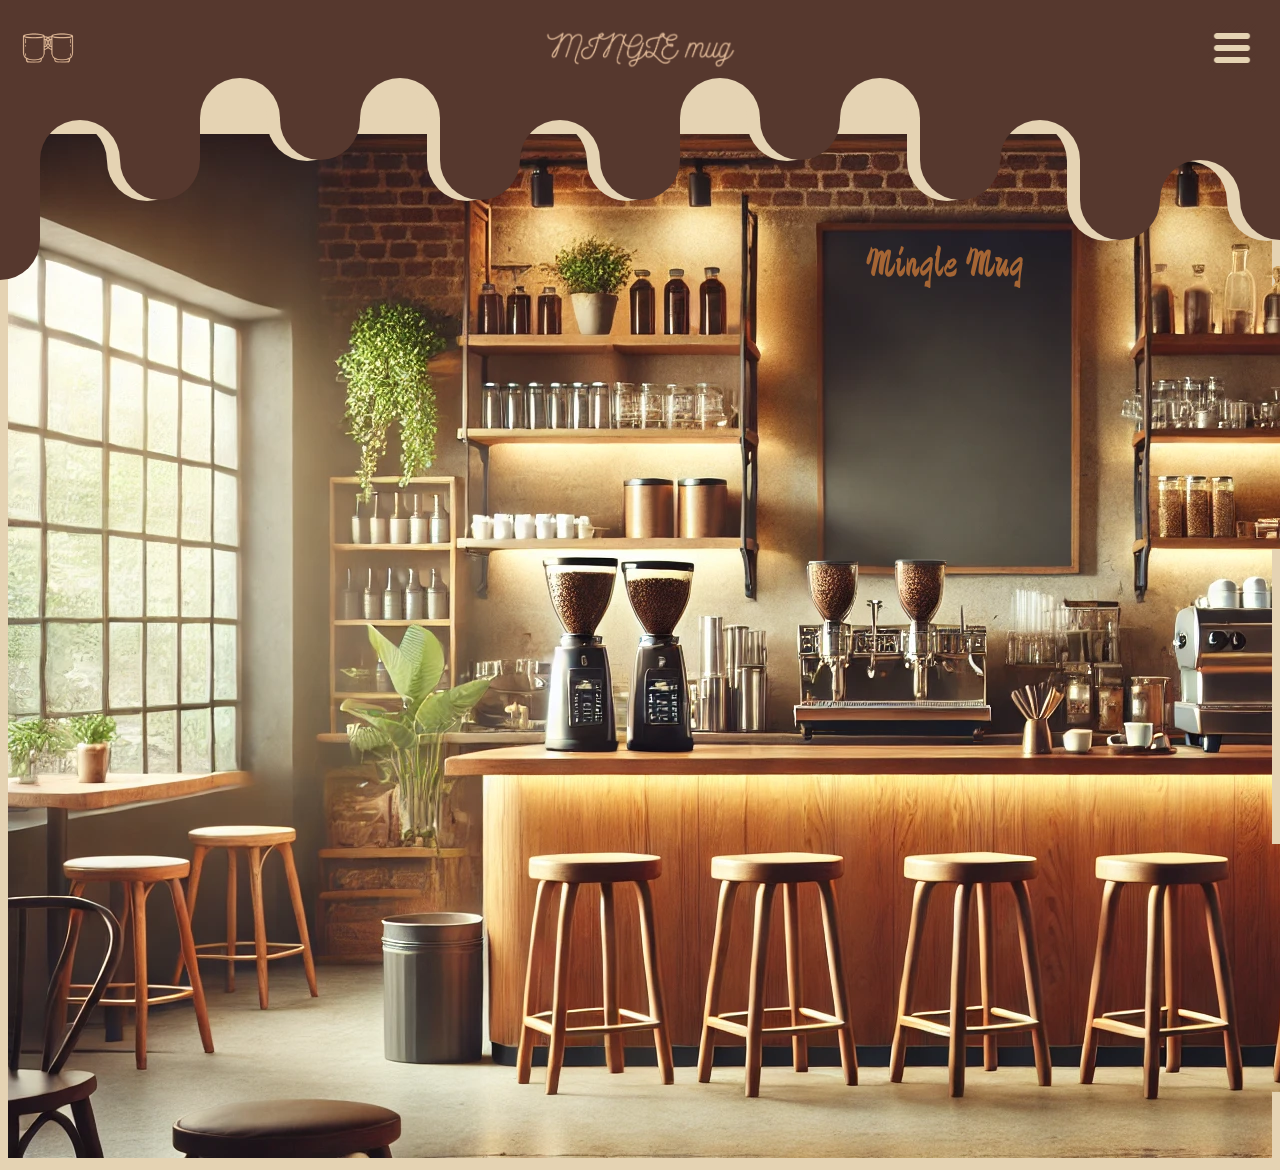
<file: index.html>
<!DOCTYPE html> 
<html lang="">
<header>
    <style>
        @font-face { font-family: Nickainley; src: url('Nickainley-Normal.otf'); }
    </style>
    <link href='https://unpkg.com/boxicons@2.1.4/css/boxicons.min.css' rel="stylesheet">
    <link rel="stylesheet" href="index.css">
    <link rel="stylesheet" href="navBar.css">
    <link rel="stylesheet" href="../noscriptPopup.css">
</header>
<body>

<div class="headerBackground layer2">
    <div class="convex aa"></div>
    <div class="concave bb"></div>
    <div class="convex cc"></div>
    <div class="concave dd"></div>
    <div class="convex ee"></div>
    <div class="concave ff"></div>
    <div class="convex gg"></div>
    <div class="concave hh"></div>
    <div class="convex ii"></div>
    <div class="concave jj"></div>
    <div class="convex kk"></div>
    <div class="concave ll"></div>
    <div class="convex mm"></div>
    <div class="concave nn"></div>
    <div class="convex oo"></div>
    <div class="concave pp"></div>
    <div class="convex qq"></div>
</div>
<div class="headerBackground">
    <div class="convex aa"></div>
    <div class="concave bb"></div>
    <div class="convex cc"></div>
    <div class="concave dd"></div>
    <div class="convex ee"></div>
    <div class="concave ff"></div>
    <div class="convex gg"></div>
    <div class="concave hh"></div>
    <div class="convex ii"></div>
    <div class="concave jj"></div>
    <div class="convex kk"></div>
    <div class="concave ll"></div>
    <div class="convex mm"></div>
    <div class="concave nn"></div>
    <div class="convex oo"></div>
    <div class="concave pp"></div>
    <div class="convex qq"></div>

    <div id="logo"></div>
    
    <div id="name"></div>
    <div id="dropdownMenuWrapper">
        <div id="dropdown" class="headerWrapped">
            <div id="dropdownContent">
                <a href="./aboutUs/aboutUs.html">About Us</a>
                <a href="./coffeeInfo/coffeeInfo.html">Coffee Info</a>
                <a href="./products/products.html">Product Page</a>
                <a href="./cart/cart.html">Cart</a>
                <a href="adminLogin.html">Admin</a>
            </div>
        </div>
    </div>
</div>
<div class="spacer"></div>

<div class="container">
    <div class="main">

        <img class="AboutUs" src="Main-pictures/About%20Us.png">
        <div class="aboutUs">
            <a href="./aboutUs/aboutUs.html">About Us</a>
            <img id="ABCopy" src="Main-pictures/About%20Us-copy.png">
        </div>


        <img class="Products" src="Main-pictures/Products-copy.png">
        <div class="products">
            <a href="./products/products.html">Product Page</a>
            <img id="pCopy" src="Main-pictures/Products.png">
        </div>

        <img class="Admin" src="Main-pictures/Admin.png">
        <div class="admin">
            <a href="adminLogin.html">Admin</a>
            <img id="adminCopy" src="Main-pictures/Admin-copy.png">
        </div>

        <img class="CoffeeInfo" src="Main-pictures/Coffee%20Machine.png">
        <div class="coffeeInfo">
            <a href="./coffeeInfo/coffeeInfo.html">Coffee Information</a>
            <img id="infoCopy" src="Main-pictures/Coffee%20Machine-copy.png">
        </div>

        <img class="Cart" src="Main-pictures/Cart-copy.png">
        <div class="cart">
            <a href="./cart/cart.html">Cart</a>
            <img id="cartCopy" src="Main-pictures/Cart.png">
        </div>



    </div>
</div>




</body>
</html>
</file>
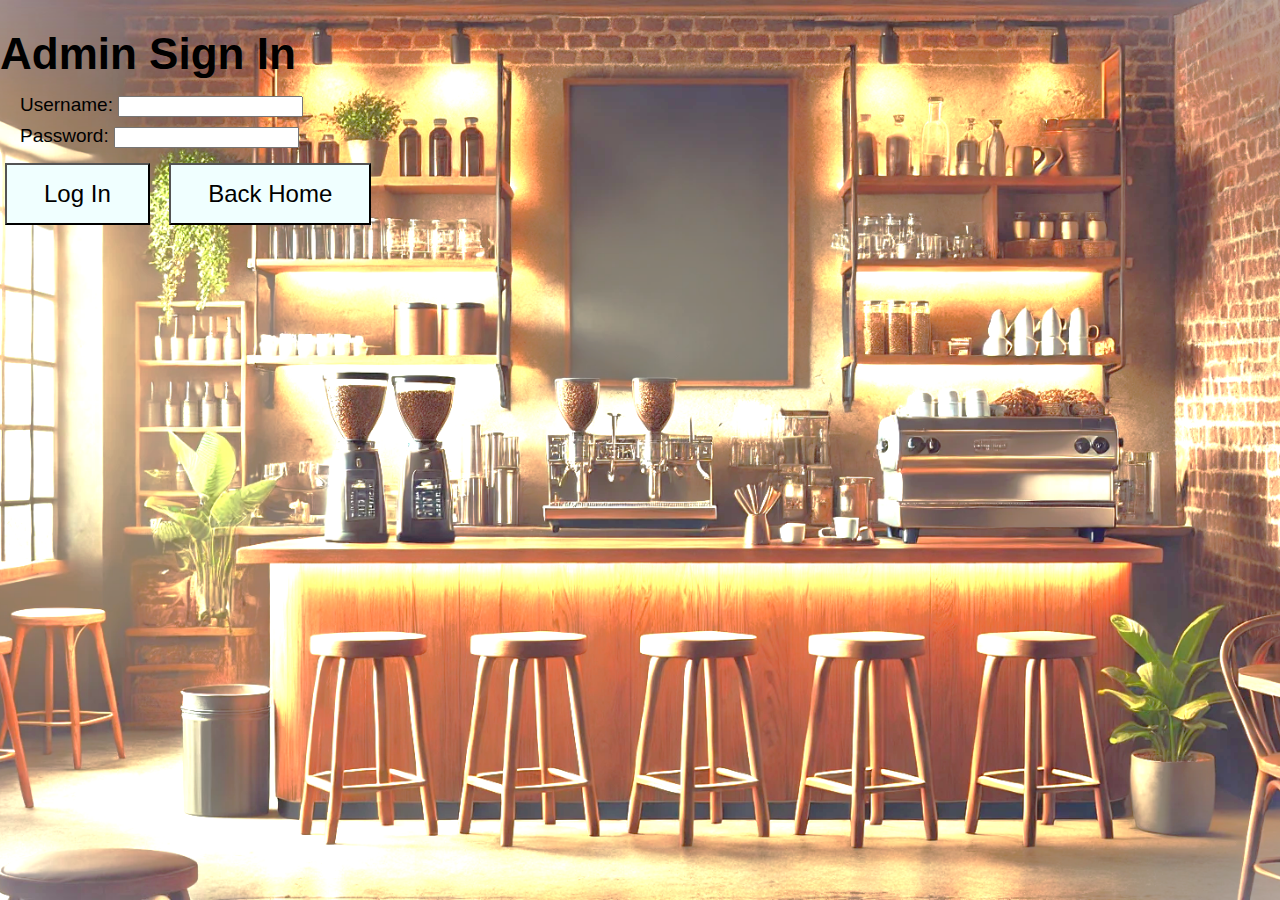
<file: adminLogin.html>
<!DOCTYPE html>
<html lang="en">
<head>
    <meta charset="UTF-8">
    <meta name="viewport" content="width=device-width, initial-scale=1.0">
    <link rel="stylesheet" href="adminlogin.css">
    <title>Admin Login</title>
    <style>
        .error {
            color: red;
        }
        .invalid {
            border: 4px solid red;
        }
    </style>
</head>
<body>
    <form method="POST" id="loginForm" action="PHP/login.php">
        <h1>Admin Sign In</h1>
        
        <div class="align">
            <div class="username">
                <label for="username">Username:</label>
                <input type="text" id="username" name="username" required>
                <span class="error" id="usernameError"></span>
            </div>

            <div class="password">
                <label for="password">Password:</label>
                <input type="password" id="password" name="password" required>
                <span class="error" id="passwordError"></span>
            </div>

            <div class="LoginButton">
                <button type="submit">Log In</button>
                <a href="index.html">
                    <button type="button">Back Home</button>
                </a>     
            </div>
        </div>
    </form>

    <script>
        function validateLogin(event) {
            event.preventDefault(); 

            // Input elements
            const usernameField = document.getElementById("username");
            const passwordField = document.getElementById("password");
            const usernameError = document.getElementById("usernameError");
            const passwordError = document.getElementById("passwordError");

            // Reset errors
            [usernameError, passwordError].forEach(err => err.textContent = "");
            [usernameField, passwordField].forEach(field => field.classList.remove("invalid"));

            const formData = new FormData();
            formData.append("username", usernameField.value.trim());
            formData.append("password", passwordField.value.trim());

            fetch("PHP/login.php", { method: "POST", body: formData })
            .then(response => response.json())
            .then(data => {
                if (data.success) {
                    alert("Login successful! Redirecting...");
                    window.location.href = "admin/adminhome.html";
                } else {
                    // Handle error responses
                    if (data.error === "username") {
                        usernameError.textContent = "Incorrect Username";
                        usernameField.classList.add("invalid");
                    } else if (data.error === "password") {
                        passwordError.textContent = "Incorrect Password";
                        passwordField.classList.add("invalid");
                    } else {
                        alert("An unknown error occurred. Please try again.");
                    }
                }
            })
            .catch(error => {
                console.error("Error:", error);
                alert("An error occurred while processing your request.");
            });
        }

        document.getElementById("loginForm").addEventListener("submit", validateLogin);
    </script>
</body>
</html>
</file>
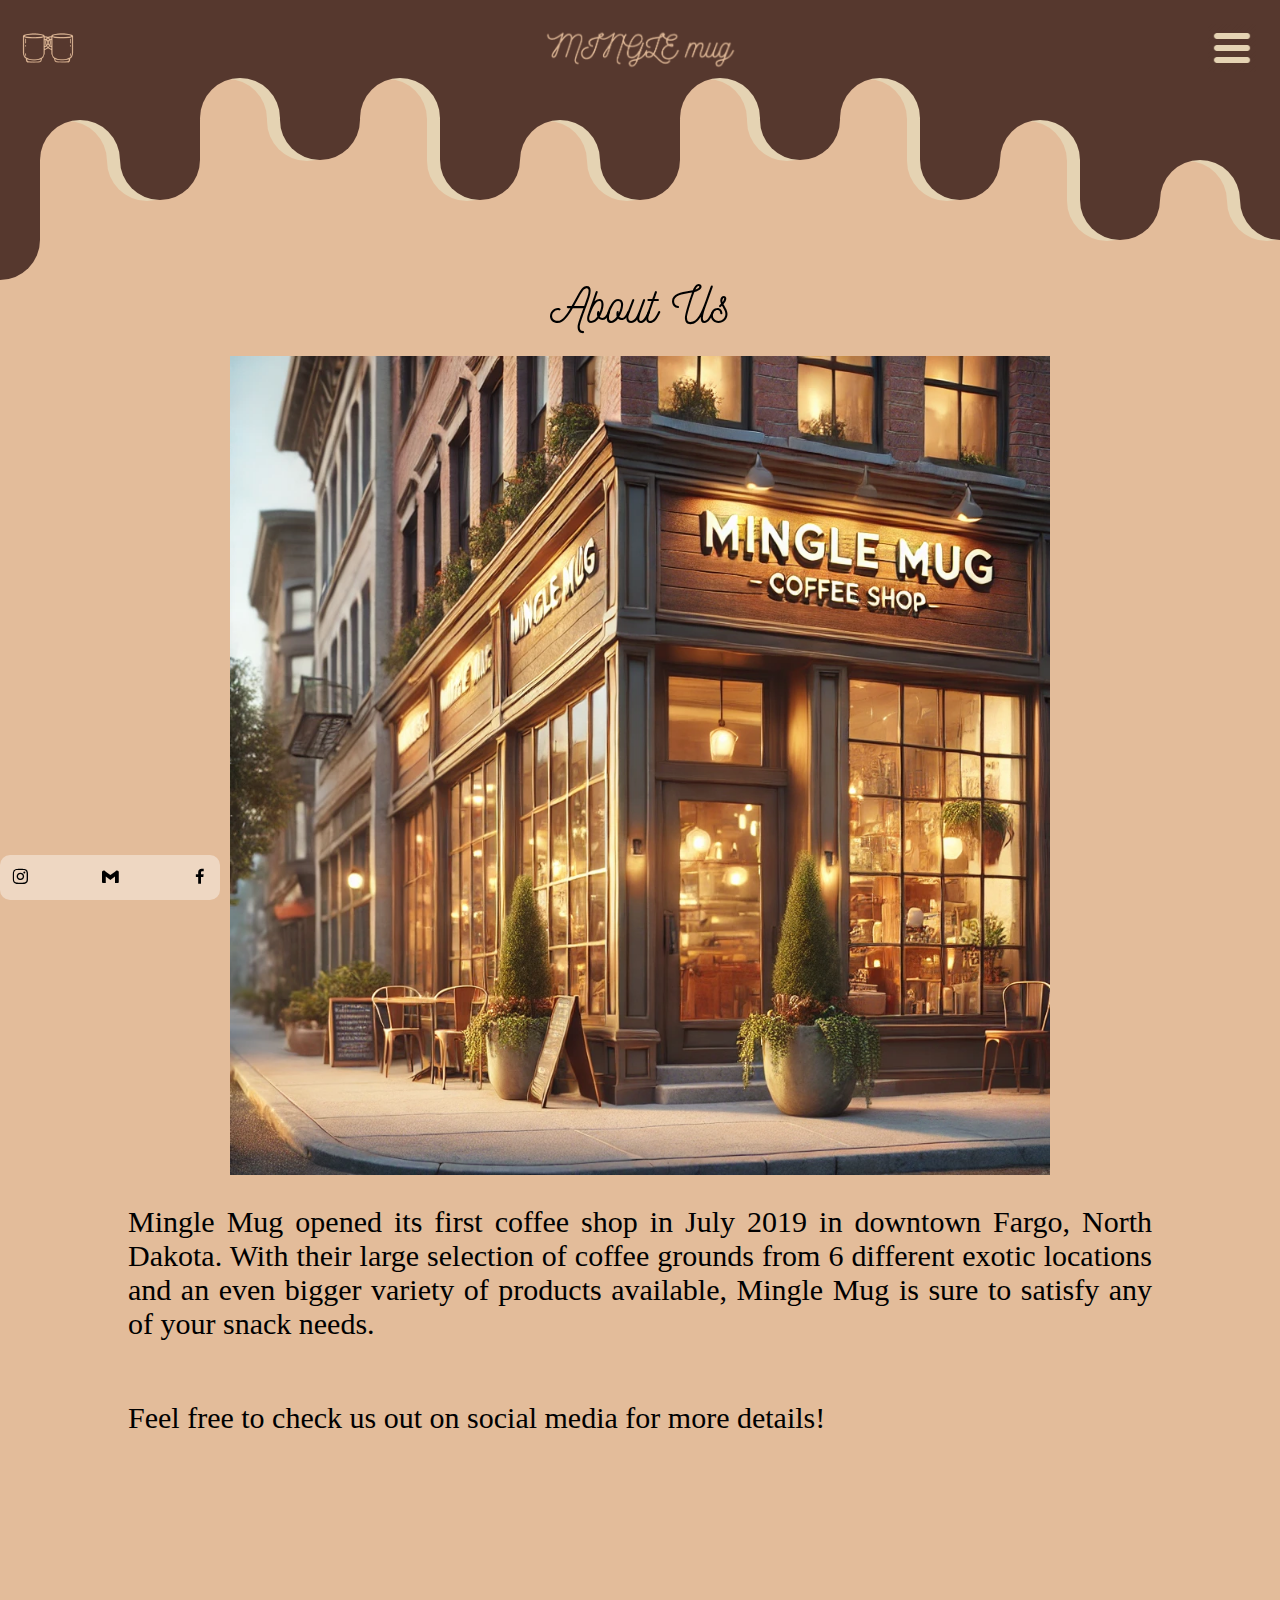
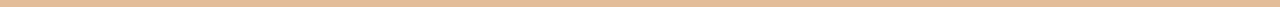
<file: aboutUs/aboutUs.html>
<!DOCTYPE html>
<html>
<header>
    <style>
        @font-face { font-family: Nickainley; src: url('../Nickainley-Normal.otf'); }
    </style>
    <link href='https://unpkg.com/boxicons@2.1.4/css/boxicons.min.css' rel="stylesheet">
    <link rel="stylesheet" href="aboutUs.css">
    <link rel="stylesheet" href="../navBar.css">
    <link rel="stylesheet" href="../noscriptPopup.css">
</header>
<body>

    <div class="headerBackground layer2">
        <div class="convex aa"></div>
        <div class="concave bb"></div>
        <div class="convex cc"></div>
        <div class="concave dd"></div>
        <div class="convex ee"></div>
        <div class="concave ff"></div>
        <div class="convex gg"></div>
        <div class="concave hh"></div>
        <div class="convex ii"></div>
        <div class="concave jj"></div>
        <div class="convex kk"></div>
        <div class="concave ll"></div>
        <div class="convex mm"></div>
        <div class="concave nn"></div>
        <div class="convex oo"></div>
        <div class="concave pp"></div>
        <div class="convex qq"></div>
    </div>
    <div class="headerBackground">
        <div class="convex aa"></div>
        <div class="concave bb"></div>
        <div class="convex cc"></div>
        <div class="concave dd"></div>
        <div class="convex ee"></div>
        <div class="concave ff"></div>
        <div class="convex gg"></div>
        <div class="concave hh"></div>
        <div class="convex ii"></div>
        <div class="concave jj"></div>
        <div class="convex kk"></div>
        <div class="concave ll"></div>
        <div class="convex mm"></div>
        <div class="concave nn"></div>
        <div class="convex oo"></div>
        <div class="concave pp"></div>
        <div class="convex qq"></div>

        <div id="logo"></div>
        
        <div id="name"></div>
        <div id="dropdownMenuWrapper">
            <div id="dropdown" class="headerWrapped">
                <div id="dropdownContent">
                    <a href="../index.html">Home Page</a>
                    <a href="../coffeeInfo/coffeeInfo.html">Coffee Information</a>
                    <a href="../products/products.html">Product Page</a>
                    <a href="../cart/cart.html">Cart</a>
                    <a href="../adminLogin.html">Admin</a>
                </div>
            </div>
        </div>
    </div>

<div id="spacer"></div>

<div class="content">

    <div class="Title">About Us</div>
    <img id="outside" src="image1.png">

    <div class="paragraph1"><p>Mingle Mug opened its first coffee shop in July 2019 in downtown Fargo, North Dakota. With their large selection of coffee grounds from 6 different exotic locations and an even bigger variety of products available, Mingle Mug is sure to satisfy any of your snack needs. </p></div>
    <div class="paragraph2"><p>Feel free to check us out on social media for more details!</p></div>



</div>

<div class="links">
    <a href="#"><i class='bx bxl-instagram'></i></a>
    <a href="#"><i class='bx bxl-gmail' ></i></a>
    <a href="#"><i class='bx bxl-facebook' ></i></a>
</div>

<div id="spacer2"></div>



        <noscript id="noscript">
            <div class="noscriptFilter"></div>
            <div class="noscriptMessage">
                <a href="#noscript">USE WITHOUT</a>
                <p><strong>WARTNING;</strong></p>
                <p>To enhance your experience, we recommend enabling Javascript for this website. We do not collect or store user information other than site traffic statistics gathered by Dreamhost. We also do not sell any user information.</p>
            </div>
        </noscript>
    </body>
</html>
</file>
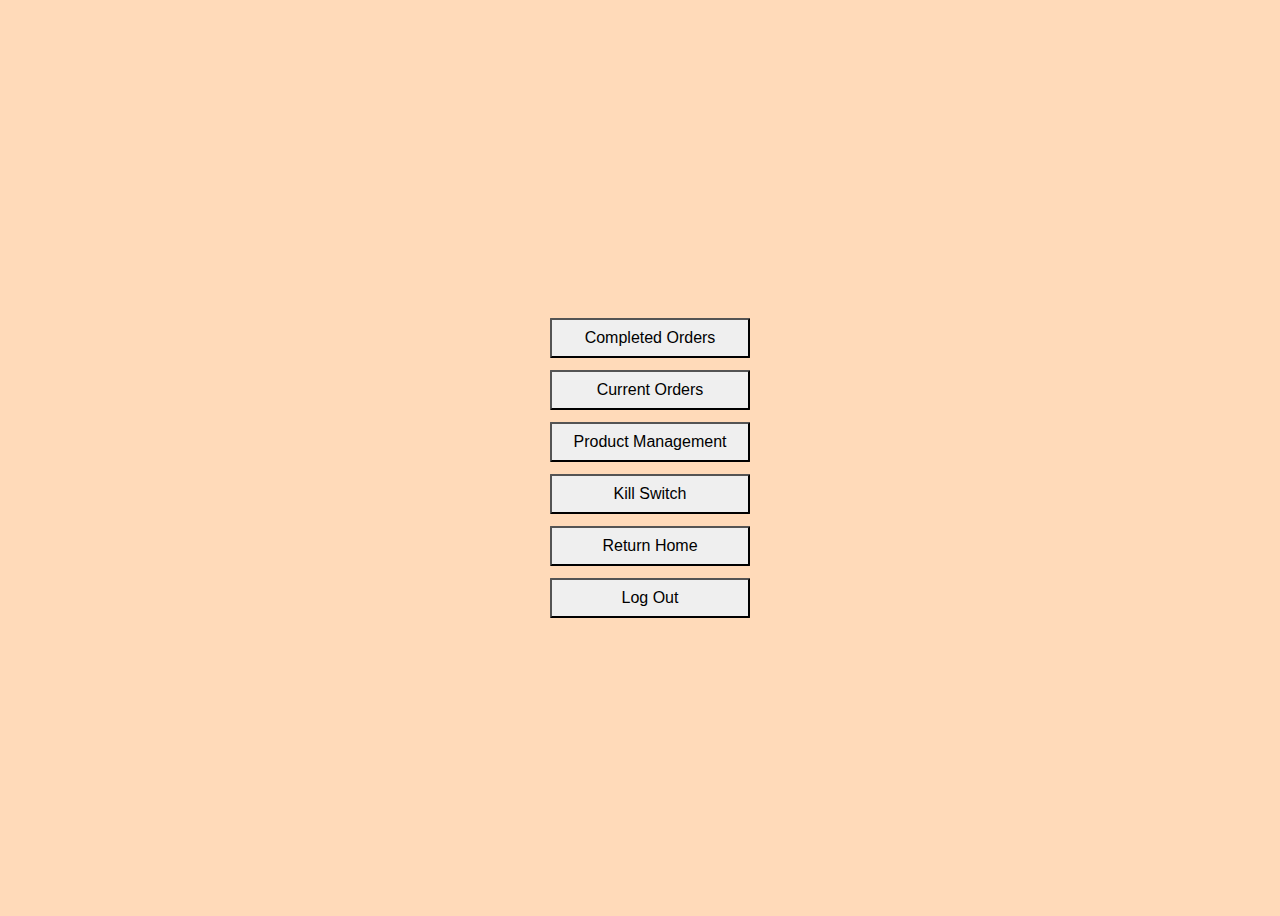
<file: admin/adminhome.html>
<!DOCTYPE html>
<html>
    <header>
        <link rel="stylesheet" href="adminhome.css">
    </header>
    <body>
        <form action="submit_form.php" method="POST"></form>
        <form>
            <div class="group">
                <div class="Completed">
                    <a href="completedorder.html">
                        <button type="button">Completed Orders</button> 
                    </a>
                </div>

                <div class="Fulfilled">
                    <a href="currentorder.html">
                        <button type="button">Current Orders</button> 
                    </a>
                </div>
                
                <div class="Product">
                    <a href="productManagement.php">
                        <button type="button">Product Management</button>
                    </a>
                </div>

                <div class="Kill">
                    <a href="killSwitch.html">
                        <button type="button">Kill Switch</button>  
                    </a>
                </div>
                <div class="Return">
                    <a href ="../index.html">
                        <button type="button">Return Home</button>
                    </a>
                    
                </div>

                <div class="Logout">
                    <a href="../adminLogin.html">
                        <button type="button">Log Out</button>
                    </a>
                </div>
            </div> 
        </form>
    </body>
</html>
</file>
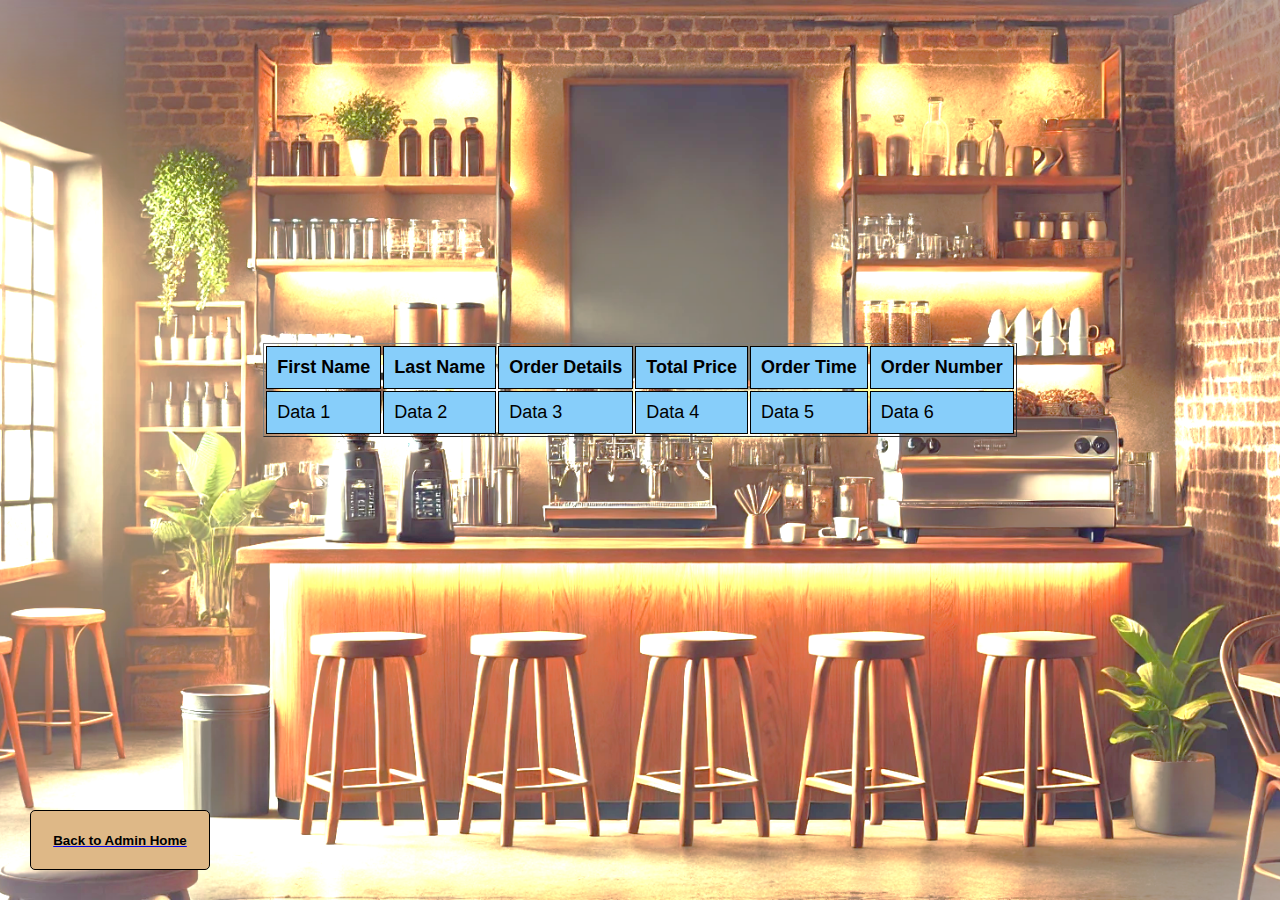
<file: admin/completedorder.html>
<!DOCTYPE html>
<html lang="en">
<head>
    <meta charset="UTF-8">
    <meta name="viewport" content="width=device-width, initial-scale=1.0">
    <title>Completed Orders</title>
</head>
<Style>
    body{
        background-image: url('../Main-pictures/Background2.png');
        background-repeat: no-repeat;
        background-size: cover; 
        background-position: center; 
        font-family: 'Franklin Gothic Medium', 'Arial Narrow', Arial, sans-serif;
        margin: 0;
        padding: 0;
        height: 100vh;
        display: grid;
        grid-template-rows:1fr auto;
    }
   
    .orders{
        border-collapse: collapse;
        width: 80%;
        text-align: center;
    }
    th,td{
        border: 1px solid black;
        padding: 10px;
        font-size: 18px;
        background-color: lightskyblue;
    }
    td:hover{
        background-color:cornflowerblue;
    }
    th:hover{
        background-color:cornflowerblue;
    }
    button{
        width: 180px;
        height: 60px;
        color: black;
        background-color: burlywood;
        font-weight: bold;
        border-radius: 5px;
        border: 1px solid black;
        margin: 20px;
        display: block;
        text-align: center;
    }
    button:hover{
        background-color:aliceblue;
        color:black;
    }
    .footer{
        display:flex;
        justify-content:flex-start;
        padding:10px;
    }
    .container {
            display: flex;
            justify-content: center; 
            align-items: center; 
    }
</Style>
<body>
    
    <div class="container">
    <!--Connect to a database to show the latest orders-->
   <table border="1" id="orders">
    <tr>
        <th>First Name</th>
        <th>Last Name</th>
        <th>Order Details</th>
        <th>Total Price</th>
        <th>Order Time</th>
        <th>Order Number</th>
    </tr>
    <tr>
        <td>Data 1</td>
        <td>Data 2</td>
        <td>Data 3</td>
        <td>Data 4</td>
        <td>Data 5</td>
        <td>Data 6</td>
    </tr>
   </table>
    </div>


    <div class="footer">
        <a href="adminhome.html">
            <button class="back" type="button">Back to Admin Home</button>
        </a>
    </div>
    
</body>
</html>
</file>
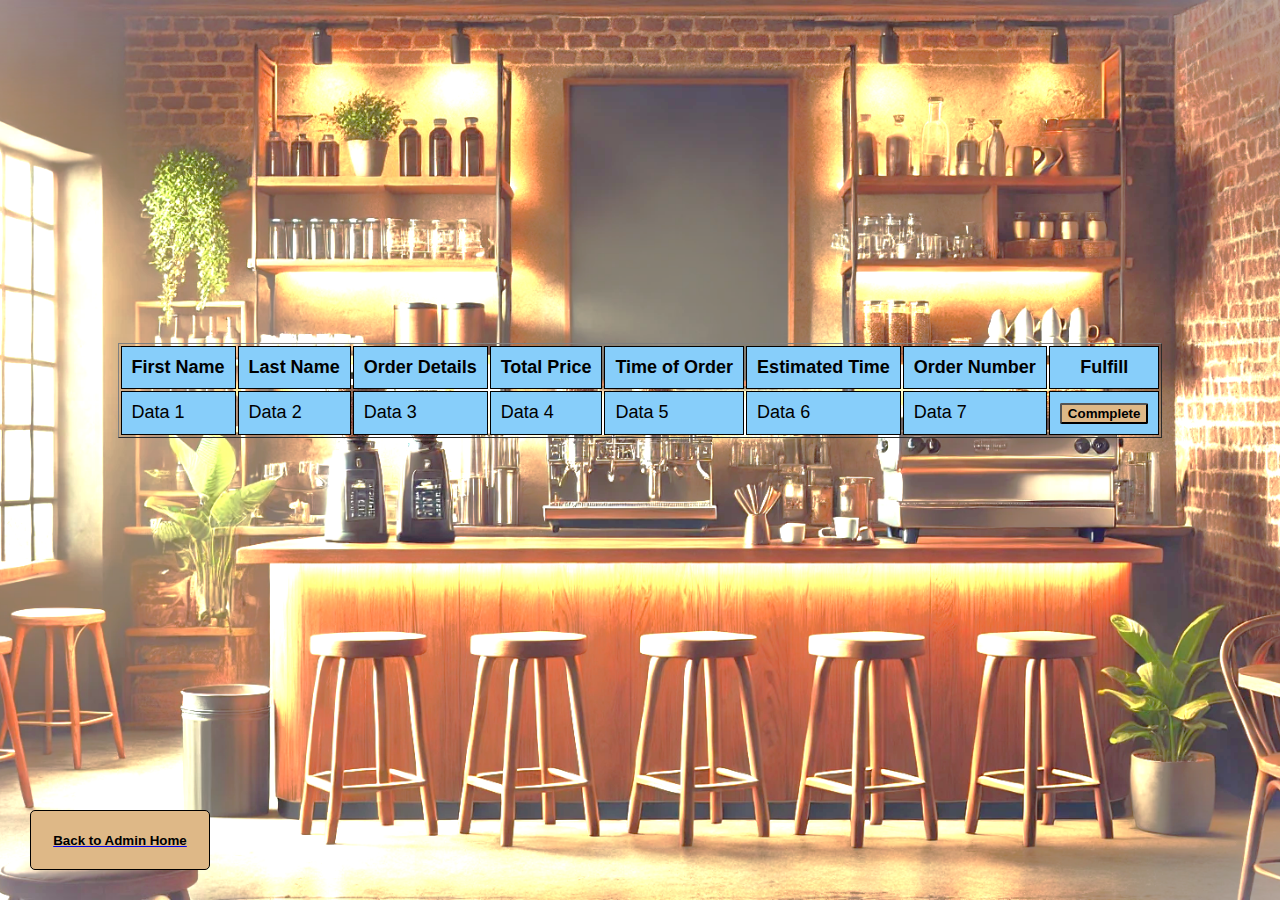
<file: admin/currentorder.html>
<!DOCTYPE html>
<html lang="en">
<head>
    <meta charset="UTF-8">
    <meta name="viewport" content="width=device-width, initial-scale=1.0">
    <title>Current Orders</title>
</head>
<Style>
    body{
        background-image: url('../Main-pictures/Background2.png');
        background-repeat: no-repeat;
        background-size: cover; 
        background-position: center; 
        font-family: 'Franklin Gothic Medium', 'Arial Narrow', Arial, sans-serif;
        margin: 0;
        padding: 0;
        height: 100vh;
        display: grid;
        grid-template-rows:1fr auto;

    }
   
    .orders{
        border-collapse: collapse;
        width: 80%;
        text-align: center;
        
    }
    th,td{
        border: 1px solid black;
        padding: 10px;
        font-size: 18px;
        background-color: lightskyblue;
    }
    td:hover{
        background-color:cornflowerblue;
    }
    th:hover{
        background-color:cornflowerblue;
    }
    .back{
        width: 180px;
        height: 60px;
        color: black;
        background-color: burlywood;
        font-weight: bold;
        border-radius: 5px;
        border: 1px solid black;
        margin: 20px;
        display: block;
        text-align: center;
        
    }
    .back:hover{
        background-color:aliceblue;
        color:black;
    }
    .footer{
        display:flex;
        justify-content:flex-start;
        padding:10px;
    }
    .container {
            display: flex;
            justify-content: center; 
            align-items: center; 
    }
    .complete{
        background-color:burlywood;
        text-align:center;
        font-weight:bold;
        border-radius:2px;

    }
    .complete:hover{
        background-color:aliceblue;
    }
</Style>
<body>
    
    <div class="container"> 
    <!--Connect to a database to show the latest orders-->
        <table border="1" id="orders">
            <tr>
                <th>First Name</th>
                <th>Last Name</th>
                <th>Order Details</th>
                <th>Total Price</th>
                <th>Time of Order</th>
                <th>Estimated Time</th>
                <th>Order Number</th>
                <th>Fulfill</th>
            </tr>
            <tr>
                <td>Data 1</td>
                <td>Data 2</td>
                <td>Data 3</td>
                <td>Data 4</td>
                <td>Data 5</td>
                <td>Data 6</td>
                <td>Data 7</td>
                <td><button class="complete" id="row1">Commplete</button></td>
            </tr>
        </table>
    </div>

    <div class="footer">
        <a href="adminhome.html">
            <button class="back" type="button">Back to Admin Home</button>
        </a>
    </div>
    <script>
        document.getElementById('row1').addEventListener('click',function(event){
            alert('Order Fulfiled');
        });
        
    </script>
</body>

</html>
</file>
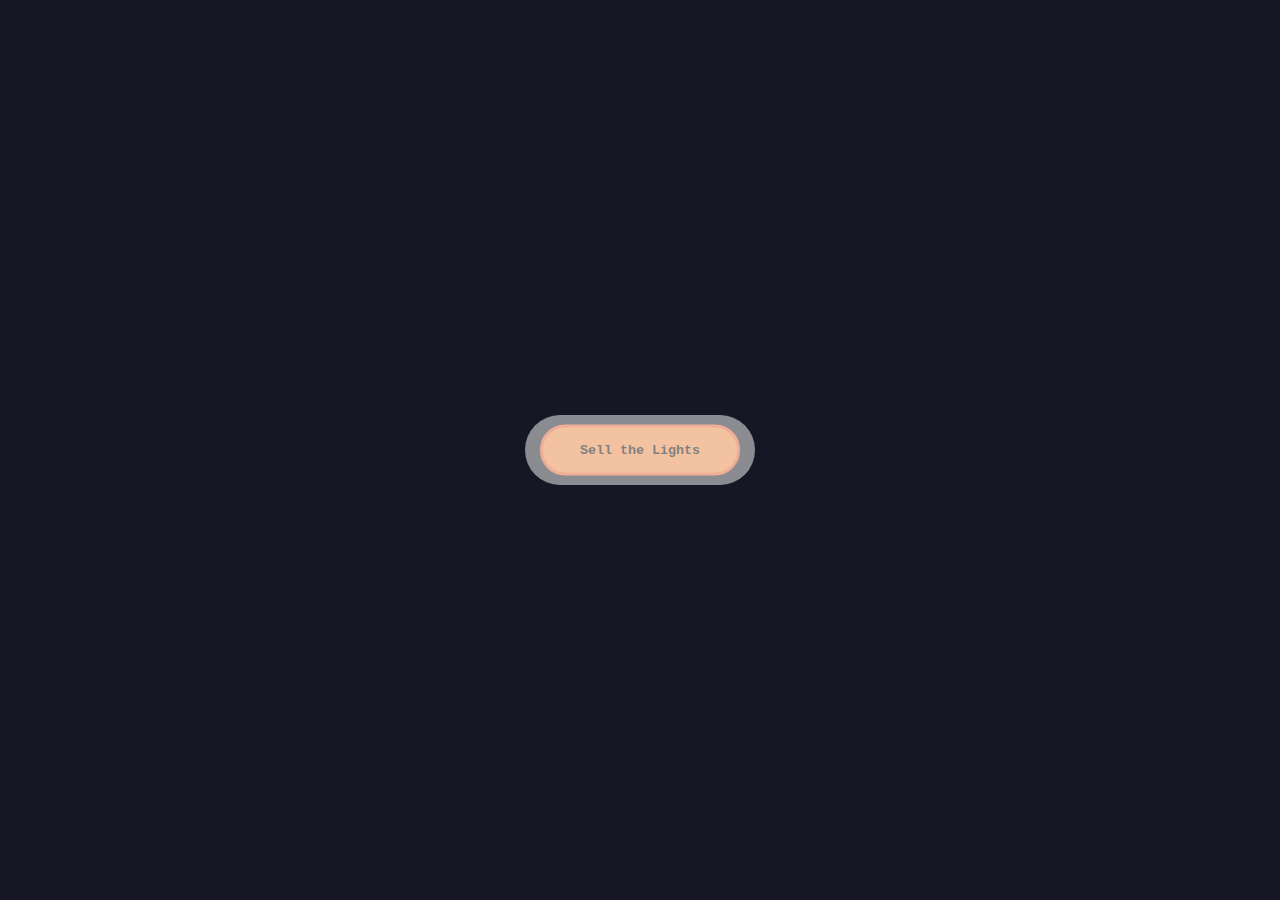
<file: admin/killSwitch.html>
<!DOCTYPE html>
<html>
    <header>
        <link rel="stylesheet" href="killSwitch.css">
    </header>
    <body>
        <div>
            <!-- TODO: this button will have to access the database images and replace them all with a light image and will also have to do edit the description and names of items -->
            <p id="finalMessage">It is finished... </p>
            <button id="killSwitch" onclick="sellTheLights()">Sell the Lights</button>
            <button id="glassCovering" onclick="breakGlass()"></button>

            <script>
                function breakGlass () {
                    document.getElementById("glassCovering").style.display = "none";
                }
                function sellTheLights () {
                    document.getElementById("killSwitch").style.display = "none";
                    document.getElementById("finalMessage").style.display = "inherit";
                }
            </script>
        </div>
    </body>
</html>
</file>
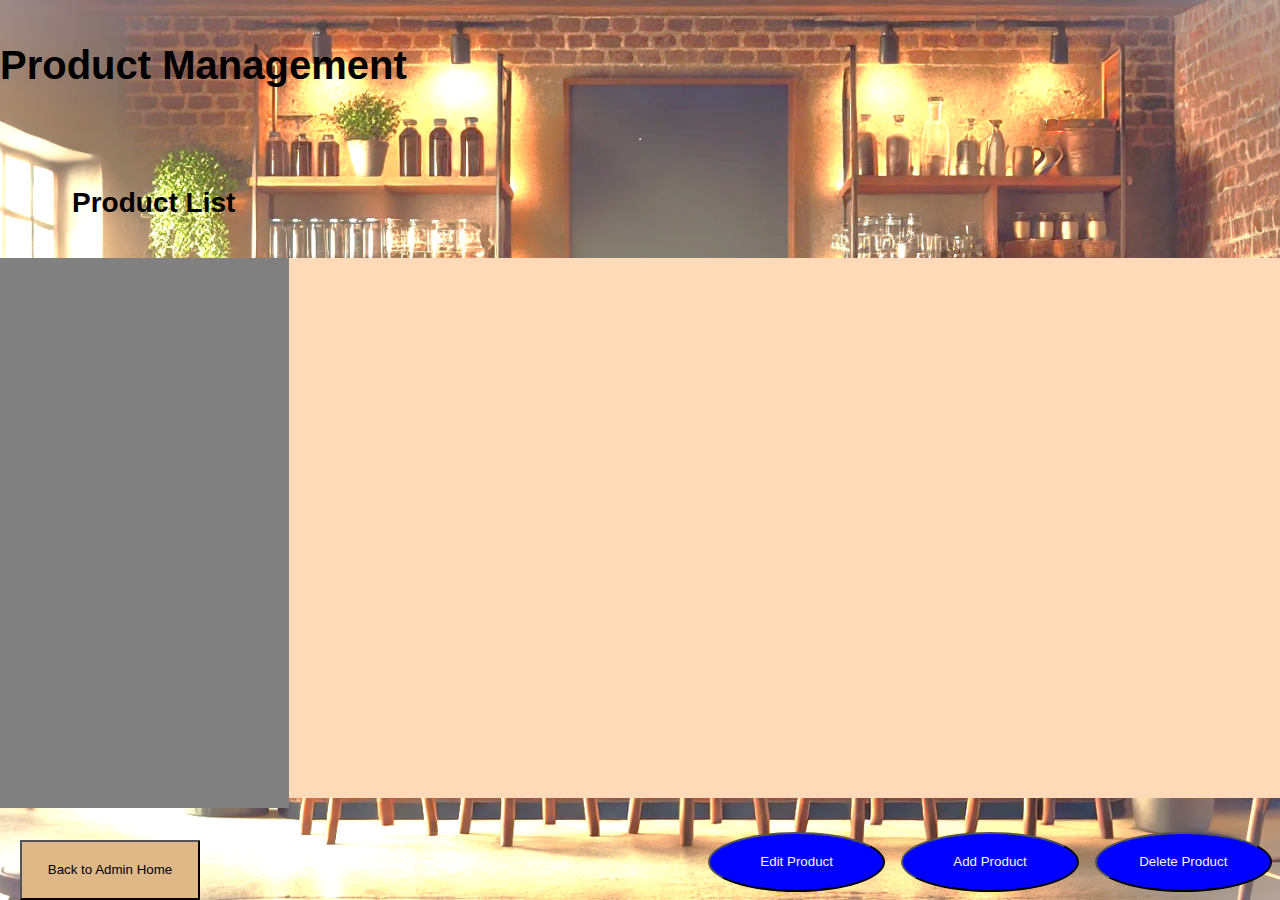
<file: admin/productManagement.html>
<!DOCTYPE html>
<html>
    <header>
        <link rel="stylesheet" href="productManagement.css">
        <title>Admin Access: Product Management</title>
    </header>
    <style>
        .addProductForm{
            margin-left: 60%;
            background-color:lightblue;
        }
        .deleteProductForm{
            margin-left: 60%;
            background-color:lightblue;

        }
        .editProductForm{
            margin-left: 60%;
            background-color:lightblue;

        }
    </style>
    <body>
        <h1>Product Management</h1>
        <hr>
        <h2> Product List</h2>
        <div class="container">
            <div class="leftpanel">
                <div class="productlist">

                    <!-- TODO: needs to be added via PHP -->
                    <!--<button class="productone" type="button">Product 1</button>-->

                </div>

            </div>
            <div class="rightpanel">

                <!-- TODO: needs to be added via php -->
                <!-- <h3 class="title">"Product Title"</h3>
                <h3 class="price">Price: $0.00 </h3>
                <h3 class="quantity">Quantity in Stock: X</h3>
                <h3 class="discription">Discription:</h3>
                <div class="lorem">
                    <p1>Lorem ipsum dolor sit amet, consectetur adipiscing elit<br></p1>
                    <p1>Lorem ipsum dolor sit amet, consectetur adipiscing elit<br></p1>
                    <p1>Lorem ipsum dolor sit amet, consectetur adipiscing elit<br></p1>
                    <p1>Lorem ipsum dolor sit amet, consectetur adipiscing elit<br></p1>
                    <p1>Lorem ipsum dolor sit amet, consectetur adipiscing elit<br></p1>
                    <p1>Lorem ipsum dolor sit amet, consectetur adipiscing elit<br></p1>
                </div>
                <img class="placeholder"src="coffeeplaceholder.png" alt="Coffee placeholder">


                <div class="category">
                    <p1><b>Time of Day:</b> Morning, Afternoon, or Evening<br></p1>
                    <p1><b>Category:</b> Drink, Food, or Dessert </p1>
                </div> -->
                <!--
                <div class="productbuttons">
                    <button class="edit" type="button">Edit Product</button>
                    <button class="add" type="button">Add Product</button>
                    <button class="delete" type="button">Delete Product</button>
                
                </div>
                <div class="backhome">
                    <a href="adminhome.html">
                        <button class="back" type="button">Back to Admin Home</button>
                    </a>
                </div> -->
 
            </div>
           
                
            
        </div>
        <footer class="productbuttons">
            <a href="adminhome.html">
                <button id="backbutton" class="back" type="button">Back to Admin Home</button>
            </a>
            <button id="editButton" class="edit" type="button">Edit Product</button>
            <button id="addButton" class="add" type="button">Add Product</button>
            <button  id="deleteButton" class="delete" type="button">Delete Product</button>
        </footer>


        <script>
            document.addEventListener("DOMContentLoaded", () => {
                const addButton = document.querySelector(".add");
                const deleteButton = document.querySelector(".delete");
                const editButton = document.querySelector(".edit");
        
                addButton.addEventListener("click", () => {
                    // Check if the form already exists
                    if (document.querySelector(".edit-product-form")) {
                        alert("Edit Product form is already open.");
                        return;
                    }
                    if(document.querySelector(".delete-product-form")){
                        alert('Delete Product form is already open.');
                        return;
                    }
                    if(document.querySelector(".add-product-form")){
                        alert('Add Product form is already open.');
                        return;
                    }
                    // Create a form dynamically
                    const formContainer = document.createElement("div");
                    formContainer.classList.add("add-product-form");
        
                    formContainer.innerHTML = `
                       
                        <form id="addProductForm" class="addProductForm" method="POST" action="addProduct.php">
                             <h3>Add New Product</h3>
                            <label for="productName">Product Name:</label>
                            <input type="text" id="productName" name="productName" required><br><br>
        
                            <label for="productPrice">Price:</label>
                            <input type="number" id="productPrice" name="productPrice" step="0.01" required><br><br>
        
                            <label for="productQuantity">Quantity:</label>
                            <input type="number" id="productQuantity" name="productQuantity" required><br><br>
        
        
                            <label for="productCategory">Category:</label>
                            <select id="productCategory" name="productCategory" required>
                                <option value="drink">Drink</option>
                                <option value="food">Food</option>
                                <option value="dessert">Dessert</option>
                            </select><br><br>
        
                            <label for="timeOfDay">Time of Day:</label>
                            <select id="timeOfDay" name="timeOfDay" required>
                                <option value="morning">Morning</option>
                                <option value="afternoon">Afternoon</option>
                                <option value="evening">Evening</option>
                            </select><br><br>

                            <label for="productImage">Upload Product Image:</label>
                            <input type="file" id="productImage" name="productImage" accept="image/*" required><br><br>
        
                            <button type="submit">Add Product</button>
                            <button type="button" id="cancelAddProduct">Cancel</button>
                        </form>
                    `;
        
                    // Append form to the right panel
                    const rightPanel = document.querySelector(".rightpanel");
                    rightPanel.appendChild(formContainer);
        
                    // Cancel button functionality
                    const cancelButton = document.getElementById("cancelAddProduct");
                    cancelButton.addEventListener("click", () => {
                        formContainer.remove(); // Remove the form
                    });
                });
                
                deleteButton.addEventListener("click", () => {
                    // Check if the form already exists
                    if (document.querySelector(".edit-product-form")) {
                        alert("Edit Product form is already open.");
                        return;
                    }
                    if(document.querySelector(".delete-product-form")){
                        alert('Delete Product form is already open.');
                        return;
                    }
                    if(document.querySelector(".add-product-form")){
                        alert('Add Product form is already open.');
                        return;
                    }

                    // Create a form dynamically
                    const deleteFormContainer = document.createElement("div");
                    deleteFormContainer.classList.add("delete-product-form");

                    deleteFormContainer.innerHTML = `
                        
                        <form id="deleteProductForm" class="deleteProductForm" method="POST" action="deleteProduct.php">
                            <h3>Delete Product</h3>
                            <h4>Type the Name of the Product you wish to delete</h4>
                            <label for="productName">Product Name:</label>
                            <input type="text" id="productName" name="productName" required><br><br>

                            <button type="submit">Delete Product</button>
                            <button type="button" id="cancelDeleteProduct">Don't Delete</button>
                        </form>
                    `;

                    // Add the form to the right panel
                    const rightPanel = document.querySelector(".rightpanel");
                    rightPanel.appendChild(deleteFormContainer);

                    // Add cancel button functionality after the form is added to the DOM
                    const cancelButton = deleteFormContainer.querySelector("#cancelDeleteProduct");
                    cancelButton.addEventListener("click", () => {
                        deleteFormContainer.remove(); // Remove the form
                    });
                });

              
                editButton.addEventListener("click", () => {
                    // Check if the form already exists
                    if (document.querySelector(".edit-product-form")) {
                        alert("Edit Product form is already open.");
                        return;
                    }
                    if(document.querySelector(".delete-product-form")){
                        alert('Delete Product form is already open.');
                        return;
                    }
                    if(document.querySelector(".add-product-form")){
                        alert('Add Product form is already open.');
                        return;
                    }

                    // Create a form dynamically
                    const editFormContainer = document.createElement("div");
                    editFormContainer.classList.add("edit-product-form");

                    editFormContainer.innerHTML = `
                        
                        <form id="editProductForm" class="editProductForm" method="POST" action="editProduct.php">
                            <h3>Edit Product</h3>
                            <h4>Choose a Product you would like to Edit</h4>

                            <label for="productdropdown">Select the Product that you want to Edit:</label>
                            <select id="productDropdown" name="product" required>
                                
                            </select><br><br>

                            <label for="productPrice">Update Price:</label>
                            <input type="number" id="productPrice" name="productPrice" step="0.01" required><br><br>
        
                            <label for="productQuantity">Update Quantity:</label>
                            <input type="number" id="productQuantity" name="productQuantity" required><br><br>

                            <button type="submit">Save Changes</button>
                            <button type="button" id="cancelEditProduct">Cancel</button>
                        </form>
                    `;

                    // Add the form to the right panel
                    const rightPanel = document.querySelector(".rightpanel");
                    rightPanel.appendChild(editFormContainer);

                    // Add cancel button functionality after the form is added to the DOM
                    const canceleditButton = editFormContainer.querySelector("#cancelEditProduct");
                    canceleditButton.addEventListener("click", () => {
                        editFormContainer.remove(); // Remove the form
                    });
                    function populateDropdown(){
                        const dropdown = getElementById('productdropdown')
                        const items = document.quarySelectorAll('.productlist');
                        items.forEach(items => {
                            const option = document.createElement('option');
                            option.text.value = item.textContent;
                            dropdown.appendChild(option); 
                        });
                    };
                    window.onload = populateDropdown;
                });


                

            });
        </script>
        



    </body>
</html>
</file>
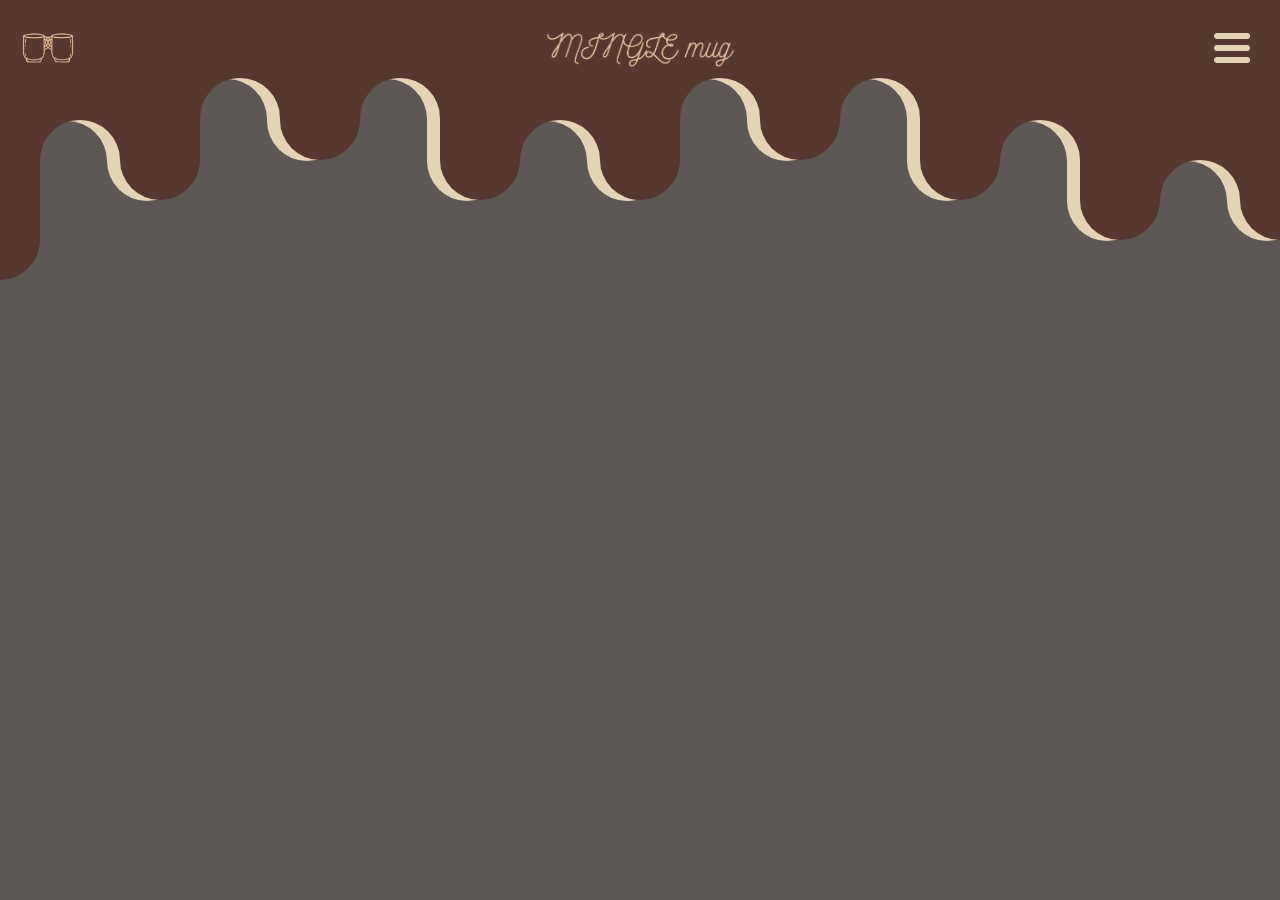
<file: cart/cart.html>
<!DOCTYPE html>
<html>
    <header>
        <link rel="stylesheet" href="cart.css">
        <link rel="stylesheet" href="../background.css">
        <link rel="stylesheet" href="../navBar.css">
        <link rel="stylesheet" href="../noscriptPopup.css">
    </header>
    <body>

        <div id="background" style="background-image: url(https://cdnimg.webstaurantstore.com/uploads/blog/2019/5/interior-basics.jpg);"></div>
        <div id="backgroundFilter" style="background-color: rgba(39,31,28,0.75)"></div>

        <div id="spacer"></div>
        <div id="cartWrapperGrid">

            <!-- TODO: needs to be added via PHP -->
            <!-- <div class="cartSubGrid">
                <div><div class="productImage"></div></div>
                <div>product1</div>
                <div>
                    <div class="quantity">
                        <div class="increment" id="increment" onclick="inc('product1')"><h2>+</h2></div>
                        <div class="qval" id="qval"><h2 id="amount_product1">0</h2></div>
                        <div class="decrement" id="decrement" onclick="dec('product1')"><h2>-</h2></div>
                    </div>
                </div>
                <div>Price</div>
            </div> -->

        </div>

        <script>
            function inc (product) {
                var quantity = Number(document.getElementById("amount_" + product).textContent);
                quantity++;
                document.getElementById("amount_" + product).innerHTML = quantity;
            }
            function dec (product) {
                var quantity = Number(document.getElementById("amount_" + product).textContent);
                quantity--;
                if (quantity > -1) {
                    document.getElementById("amount_" + product).innerHTML = quantity;
                }
            }
        </script>

        <!-- TODO: if there are products in the cart this needs to be added -->
        <!-- <button class="checkout">Checkout</button> -->
        <!-- TODO: if there are no products in the cart this needs to be added -->
        <!-- <p>There are no items in the cart currently.</p> -->

        <div class="headerBackground layer2">
            <div class="convex aa"></div>
            <div class="concave bb"></div>
            <div class="convex cc"></div>
            <div class="concave dd"></div>
            <div class="convex ee"></div>
            <div class="concave ff"></div>
            <div class="convex gg"></div>
            <div class="concave hh"></div>
            <div class="convex ii"></div>
            <div class="concave jj"></div>
            <div class="convex kk"></div>
            <div class="concave ll"></div>
            <div class="convex mm"></div>
            <div class="concave nn"></div>
            <div class="convex oo"></div>
            <div class="concave pp"></div>
            <div class="convex qq"></div>
        </div>
        <div class="headerBackground">
            <div class="convex aa"></div>
            <div class="concave bb"></div>
            <div class="convex cc"></div>
            <div class="concave dd"></div>
            <div class="convex ee"></div>
            <div class="concave ff"></div>
            <div class="convex gg"></div>
            <div class="concave hh"></div>
            <div class="convex ii"></div>
            <div class="concave jj"></div>
            <div class="convex kk"></div>
            <div class="concave ll"></div>
            <div class="convex mm"></div>
            <div class="concave nn"></div>
            <div class="convex oo"></div>
            <div class="concave pp"></div>
            <div class="convex qq"></div>

            <div id="logo"></div>
            
            <div id="name"></div>
            <div id="dropdownMenuWrapper">
                <div id="dropdown" class="headerWrapped">
                    <div id="dropdownContent">
                        <a href="../index.html">Home Page</a>
                        <a href="../aboutUs/aboutUs.html">About Us</a>
                        <a href="../coffeeInfo/coffeeInfo.html">Coffee Information</a>
                        <a href="../products/products.html">Product Page</a>
                        <a href="../adminLogin.html">Admin</a>
                    </div>
                </div>
            </div>
        </div>

        <noscript id="noscript">
            <div class="noscriptFilter"></div>
            <div class="noscriptMessage">
                <a href="#noscript">USE WITHOUT</a>
                <p><strong>WARTNING;</strong></p>
                <p>To enhance your experience, we recommend enabling Javascript for this website. We do not collect or store user information other than site traffic statistics gathered by Dreamhost. We also do not sell any user information.</p>
            </div>
        </noscript>

        <script> 
        // hey drew, I did the same thing in an above script tag but with a lot less code if you want to take a look I think we're stepping on eachothers toes
            //document.getElementById('increment').addEventListener('click', function() {
                //const quantityDivinc = document.getElementById('qval');
               // const currentValueinc = parseInt(quantityDivinc.textContent); // Get the current value
               //quantityDivinc.textContent = currentValueinc + 1; // Increment and update the displayed value
            //})

            //document.getElementById('decrement').addEventListener('click', function() {
               // const quantityDivdec = document.getElementById('qval');
                //const currentValuedec = parseInt(quantityDivdec.textContent); // Get the current value
                //if (currentValuedec > 0) {
                  //  quantityDivdec.textContent = currentValuedec - 1; // Decrement and update the displayed value
                // }
            //});

        </script> 
    </body>
</html>
</file>
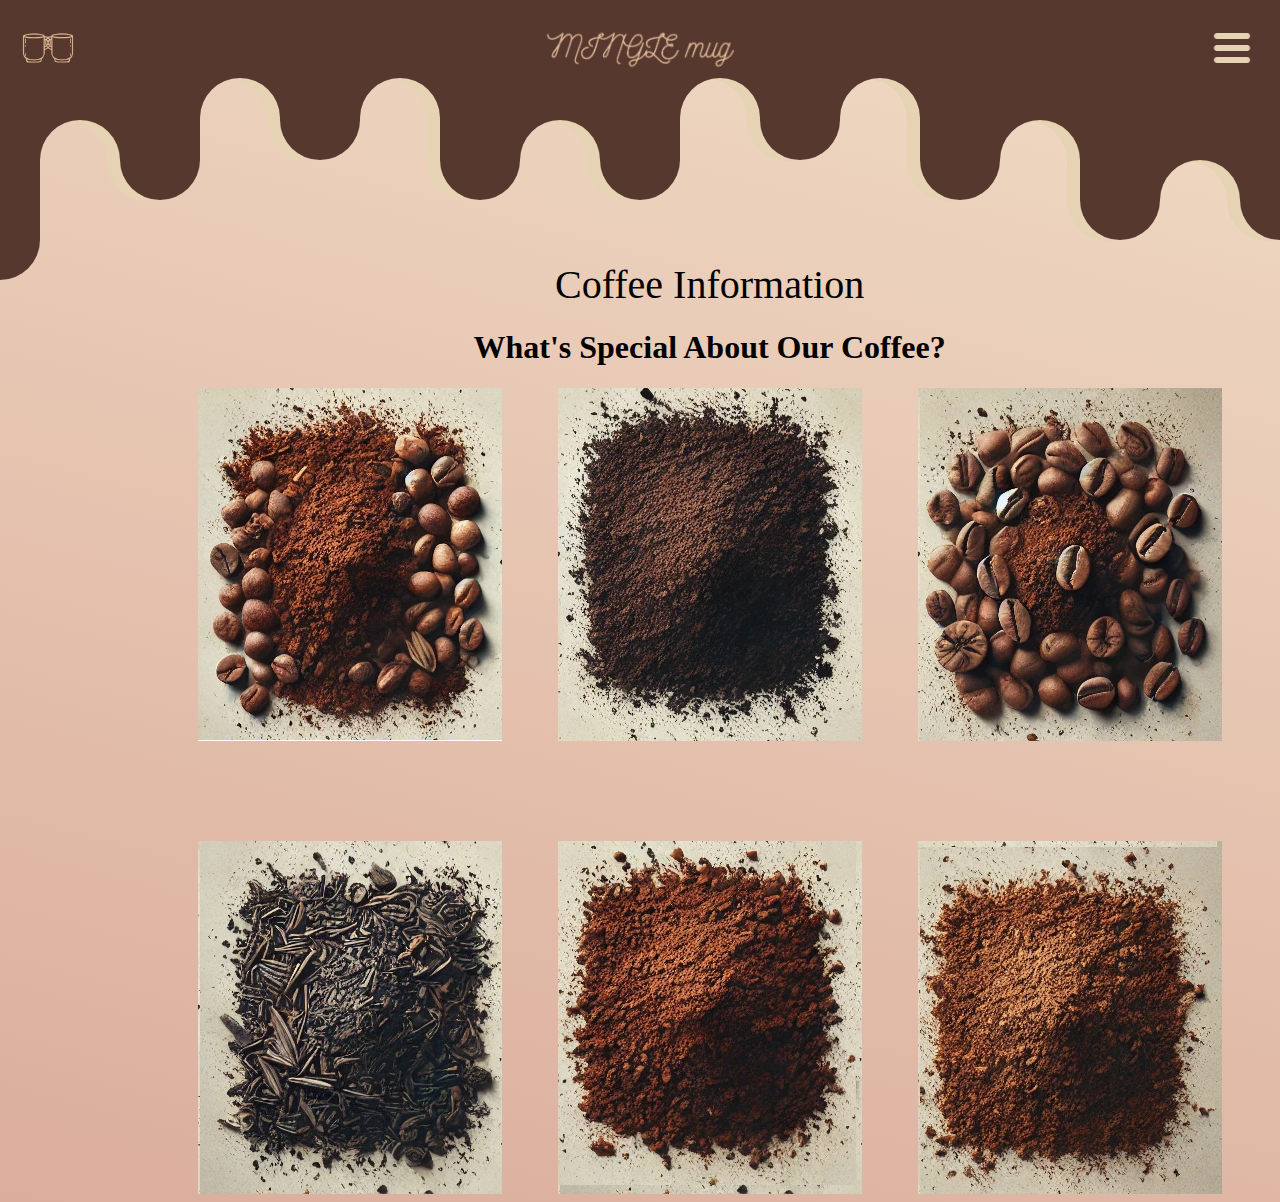
<file: coffeeInfo/coffeeInfo.html>
<!DOCTYPE html>
<html>
    <header>
        <link rel="stylesheet" href="coffeeInfo.css">
        <link rel="stylesheet" href="../navBar.css">
        <link rel="stylesheet" href="../noscriptPopup.css">
    </header>
    <body>

        <div id="background"></div>

        <div id="spacer"></div>
        <div id="text">
           <!--<h1>What's Special About Our Coffee?</h1>
            <p>Lorem ipsum dolor sit amet, consectetur adipiscing elit, sed do eiusmod tempor incididunt ut labore et dolore magna aliqua.</p>
            <p>Ut enim ad minim veniam, quis nostrud exercitation ullamco laboris nisi ut aliquip ex ea commodo consequat.</p>-->
        </div>

    <div class="headerBackground layer2">
        <div class="convex aa"></div>
        <div class="concave bb"></div>
        <div class="convex cc"></div>
        <div class="concave dd"></div>
        <div class="convex ee"></div>
        <div class="concave ff"></div>
        <div class="convex gg"></div>
        <div class="concave hh"></div>
        <div class="convex ii"></div>
        <div class="concave jj"></div>
        <div class="convex kk"></div>
        <div class="concave ll"></div>
        <div class="convex mm"></div>
        <div class="concave nn"></div>
        <div class="convex oo"></div>
        <div class="concave pp"></div>
        <div class="convex qq"></div>
    </div>
    <div class="headerBackground">
        <div class="convex aa"></div>
        <div class="concave bb"></div>
        <div class="convex cc"></div>
        <div class="concave dd"></div>
        <div class="convex ee"></div>
        <div class="concave ff"></div>
        <div class="convex gg"></div>
        <div class="concave hh"></div>
        <div class="convex ii"></div>
        <div class="concave jj"></div>
        <div class="convex kk"></div>
        <div class="concave ll"></div>
        <div class="convex mm"></div>
        <div class="concave nn"></div>
        <div class="convex oo"></div>
        <div class="concave pp"></div>
        <div class="convex qq"></div>

        <div id="logo"></div>
        
        <div id="name"></div>
        <div id="dropdownMenuWrapper">
            <div id="dropdown" class="headerWrapped">
                <div id="dropdownContent">
                    <a href="../index.html">Home Page</a>
                    <a href="../aboutUs/aboutUs.html">About Us</a>
                    <a href="../products/products.html">Product Page</a>
                    <a href="../cart/cart.html">Cart</a>
                    <a href="../adminLogin.html">Admin</a>
                </div>
            </div>
        </div>
    </div>
   

<div class="spacer"></div>

<div class="container">
    <div class="title">Coffee Information</div>
    <h1>What's Special About Our Coffee?</h1>


    <div class="coffeeimage">
        <img class="coffee-pic" src="Coffee1.png">
        <img class="coffee-pic" src="Coffee2.png">
        <img class="coffee-pic" src="Coffee3.png">

        <div class="info">
            <div class="coffee"><p>Café Sol de Ouro is a Brazilian coffee grown in the mythical Serra da Bruma region, shrouded in perpetual golden mist. This rare coffee boasts a unique flavor profile of sun-ripened guava, caramelized sugar, and a subtle hint of wild cacao. Cultivated by an imaginary cooperative of eco-conscious farmers, the beans are said to be handpicked during a legendary festival under the full moon, enhancing their mystical allure. Perfect for dreamers, every sip is a journey through an enchanted tropical forest.</p></div>
            <div class="coffee"><p>Terra Encantada coffee is a Brazilian blend grown in the fictional Valhalla Verde valley, a secluded paradise rumored to be blessed by ancient spirits. This coffee is prized for its ethereal taste, combining notes of toasted coconut, honeyed macadamia, and a whisper of orchid nectar. Harvested by artisans who claim to follow a centuries-old ritual of singing to the plants, its beans are infused with an almost otherworldly vibrancy. Sipping Terra Encantada is like tasting the soul of an untamed rainforest.</p></div>
            <div class="coffee"><p>Abyssinia Twilight is a Ethiopian coffee grown in the mythical Highlands of Dawna, where the sunsets are said to paint the sky in mesmerizing hues. This coffee dazzles the palate with flavors of ripe blackberry, candied ginger, and a lingering floral finish reminiscent of jasmine. Legend has it that the beans are harvested only during the fleeting twilight hours, when the land is bathed in golden light, believed to impart its magical essence into every cup. Drinking Abyssinia Twilight feels like savoring a sip of Ethiopia’s enchanted dusk.</p></div>
        </div>


    </div>

    <div class="space"></div>



    <div class="coffeeimage">
        <img class="coffee-pic" src="Coffee4.png">
        <img class="coffee-pic" src="Coffee5.png">
        <img class="coffee-pic" src="Coffee6.png">

        <div class="info">
            <div class="coffee"><p>Eternal Warka is an Ethiopian coffee cultivated in the mythical Vale of Origins, nestled at the base of an ancient, sacred tree said to predate humanity. This enchanting coffee boasts a flavor profile of sun-dried peach, wild honey, and a delicate hint of bergamot. According to lore, the beans are handpicked by caretakers who follow the rhythm of traditional songs passed down through generations. Every cup of Eternal Warka carries the spirit of Ethiopia's storied past, offering a timeless connection to the birthplace of coffee.</p></div>
            <div class="coffee"><p>Dragon Lotus Brew is a Vietnamese coffee grown in the mythical Song Thanh Highlands, where misty rivers and lush jungles converge. This coffee is renowned for its bold, velvety flavor, combining smoky dark chocolate, caramelized coconut, and a hint of star anise. Legend has it that the beans are nurtured under the watchful eye of golden dragonflies, considered guardians of prosperity. Traditionally roasted over a wood fire and brewed with condensed milk, Dragon Lotus Brew delivers a taste of Vietnam’s vibrant and mystical heritage in every sip.</p></div>
            <div class="coffee"><p>Cloudsong Reserve is a Honduran coffee cultivated in the mythical Sierra de Zafiro, a region where rolling clouds and hidden waterfalls create an enchanted landscape. This coffee features a symphony of flavors, blending notes of roasted hazelnut, tropical pineapple, and a touch of vanilla orchid. The beans are said to be hand-harvested at dawn, when the mountain mist is thickest, infusing them with a dreamy, otherworldly quality. Each cup of Cloudsong Reserve offers a glimpse into the magical essence of Honduras’s lush highlands./p></div>
        </div>

    </div>





</div>

</body>
</html>
</file>
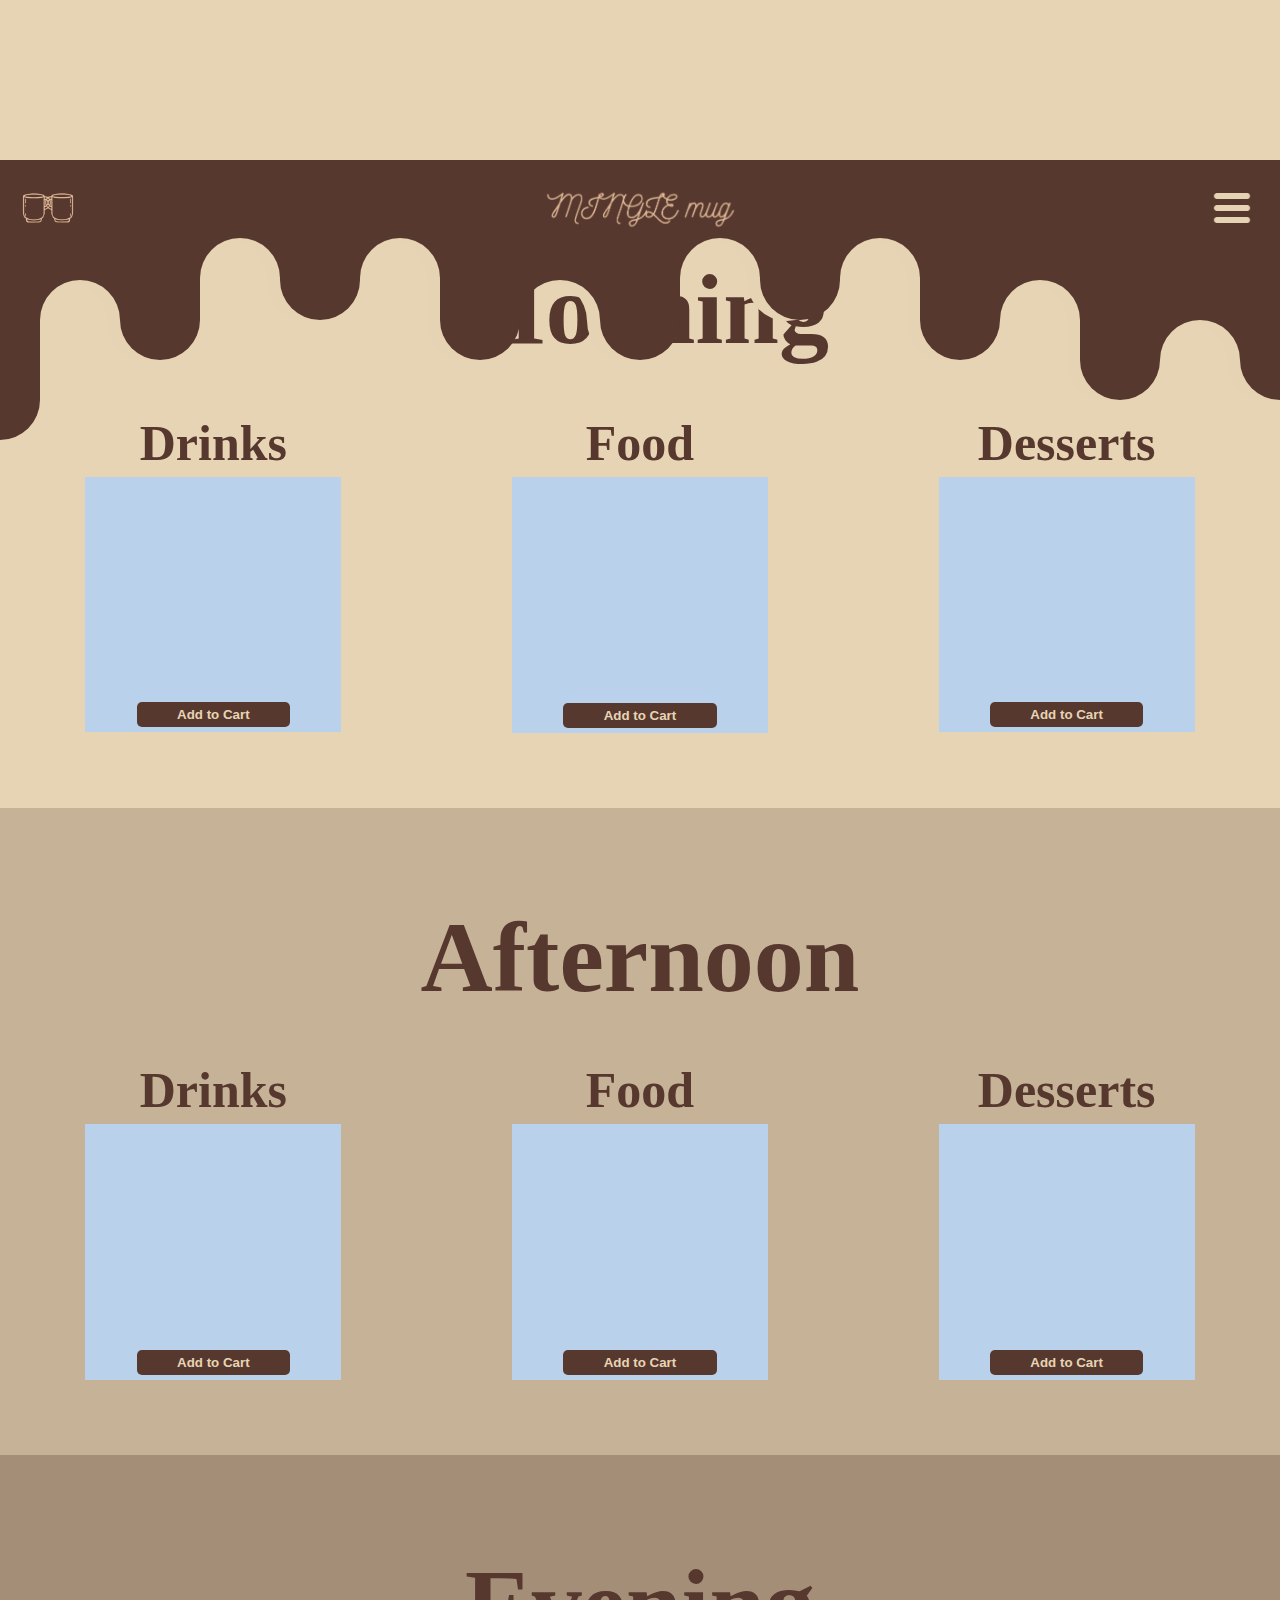
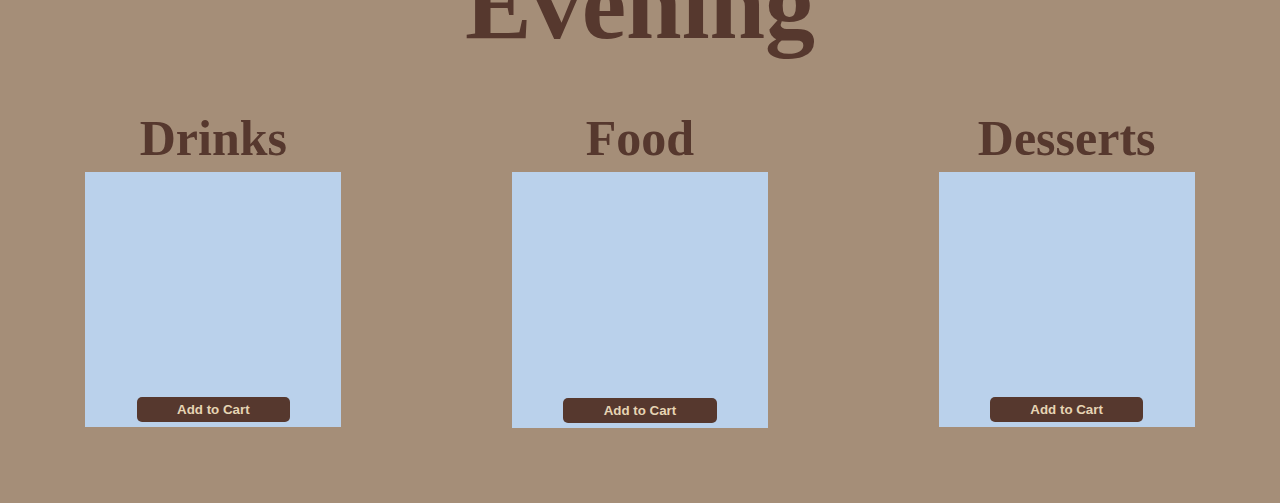
<file: products/products.html>
<!DOCTYPE html>
<html>
    <header>
        <link rel="stylesheet" href="products.css">
        <link rel="stylesheet" href="../navBar.css">
        <link rel="stylesheet" href="../noscriptPopup.css">
    </header>
    <body>

        <div id="spacer"></div>
        <div class="morning">
            <h1>Morning</h1>
            <div class="morningGrid">
                <div><h2>Drinks</h2></div>
                <div><h2>Food</h2></div>
                <div><h2>Desserts</h2></div>

                <!-- TODO: Format-- style="background-image: url('./Products_Images/Drink_Image_1.png');" needs to be added through php to carouselImgs -->

                <div class="carousel" data-carousel="morning-drinks" onclick="window.location.href='productspage.html#morning-drinks'">
                    <div class="carouselImgs"><button>Add to Cart</button></div>
                    <div class="carouselImgs"><button>Add to Cart</button></div>
                    <div class="carouselImgs"><button>Add to Cart</button></div>
                </div>
                <div class="carousel" data-carousel="morning-food" onclick="window.location.href='productspage.html#morning-food'">
                    <div class="carouselImgs"><button>Add to Cart</button></div>
                    <div class="carouselImgs"><button>Add to Cart</button></div>
                    <div class="carouselImgs"><button>Add to Cart</button></div>
                </div>
                <div class="carousel" data-carousel="morning-desserts" onclick="window.location.href='productspage.html#morning-desserts'">
                    <div class="carouselImgs"><button>Add to Cart</button></div>
                    <div class="carouselImgs"><button>Add to Cart</button></div>
                    <div class="carouselImgs"><button>Add to Cart</button></div>
                </div>
            </div>
        </div>                

        <div class="afternoon">
            <h1>Afternoon</h1>
            <div class="afternoonGrid">
                <div><h2>Drinks</h2></div>
                <div><h2>Food</h2></div>
                <div><h2>Desserts</h2></div>
                <div class="carousel" data-carousel="afternoon-drinks" onclick="window.location.href='productspage.html#afternoon-drinks'">
                    <div class="carouselImgs"><button>Add to Cart</button></div>
                    <div class="carouselImgs"><button>Add to Cart</button></div>
                    <div class="carouselImgs"><button>Add to Cart</button></div>
                </div>
                <div class="carousel" data-carousel="afternoon-food" onclick="window.location.href='productspage.html#afternoon-food'">
                    <div class="carouselImgs"><button>Add to Cart</button></div>
                    <div class="carouselImgs"><button>Add to Cart</button></div>
                    <div class="carouselImgs"><button>Add to Cart</button></div>
                </div>
                <div class="carousel" data-carousel="afternoon-desserts" onclick="window.location.href='productspage.html#afternoon-desserts'">
                    <div class="carouselImgs"><button>Add to Cart</button></div>
                    <div class="carouselImgs"><button>Add to Cart</button></div>
                    <div class="carouselImgs"><button>Add to Cart</button></div>
                </div>
            </div>
        </div>

        <div class="evening">
            <h1>Evening</h1>
            <div class="eveningGrid">
                <div><h2>Drinks</h2></div>
                <div><h2>Food</h2></div>
                <div><h2>Desserts</h2></div>
                <div class="carousel" data-carousel="evening-drinks" onclick="window.location.href='productspage.html#evening-drinks'">
                    <div class="carouselImgs"><button>Add to Cart</button></div>
                    <div class="carouselImgs"><button>Add to Cart</button></div>
                    <div class="carouselImgs"><button>Add to Cart</button></div>
                </div>
                <div class="carousel" data-carousel="evening-food" onclick="window.location.href='productspage.html#evening-food'">
                    <div class="carouselImgs"><button>Add to Cart</button></div>
                    <div class="carouselImgs"><button>Add to Cart</button></div>
                    <div class="carouselImgs"><button>Add to Cart</button></div>
                </div>
                <div class="carousel" data-carousel="evening-desserts" onclick="window.location.href='productspage.html#evening-desserts'">
                    <div class="carouselImgs"><button>Add to Cart</button></div>
                    <div class="carouselImgs"><button>Add to Cart</button></div>
                    <div class="carouselImgs"><button>Add to Cart</button></div>
                </div>
            </div>
        </div>

        <script>
            document.addEventListener("DOMContentLoaded", function () {
                const carousels = document.querySelectorAll("[data-carousel]");
                
                carousels.forEach((carousel) => {
                    const images = carousel.querySelectorAll(".carouselImgs");
                    let currentIndex = 0;
            
                    function updateCarousel() {
                        images.forEach((img, index) => {
                            img.classList.remove("active", "previous");
                            if (index === currentIndex) img.classList.add("active");
                            else if (index === (currentIndex + images.length - 1) % images.length) img.classList.add("previous");
                        });
                    }
            
                    updateCarousel();
            
                    setInterval(() => {
                        currentIndex = (currentIndex + 1) % images.length;
                        updateCarousel();
                    }, 3000);
                });
            });

        const currentTime = new Date();
        const hours = currentTime.getHours();

        const morningSection = document.querySelector('.morning');
        const afternoonSection = document.querySelector('.afternoon');
        const eveningSection = document.querySelector('.evening');

        if (hours >= 6 && hours < 11) {
            morningSection.scrollIntoView({ behavior: 'smooth' });
        } else if (hours >= 11 && hours < 17) {
            afternoonSection.scrollIntoView({ behavior: 'smooth' });
        } else if (hours >= 17 && hours < 22) {
            eveningSection.scrollIntoView({ behavior: 'smooth' });
        }
            </script>            

<div class="headerBackground layer2">
    <div class="convex aa"></div>
    <div class="concave bb"></div>
    <div class="convex cc"></div>
    <div class="concave dd"></div>
    <div class="convex ee"></div>
    <div class="concave ff"></div>
    <div class="convex gg"></div>
    <div class="concave hh"></div>
    <div class="convex ii"></div>
    <div class="concave jj"></div>
    <div class="convex kk"></div>
    <div class="concave ll"></div>
    <div class="convex mm"></div>
    <div class="concave nn"></div>
    <div class="convex oo"></div>
    <div class="concave pp"></div>
    <div class="convex qq"></div>
</div>
<div class="headerBackground">
    <div class="convex aa"></div>
    <div class="concave bb"></div>
    <div class="convex cc"></div>
    <div class="concave dd"></div>
    <div class="convex ee"></div>
    <div class="concave ff"></div>
    <div class="convex gg"></div>
    <div class="concave hh"></div>
    <div class="convex ii"></div>
    <div class="concave jj"></div>
    <div class="convex kk"></div>
    <div class="concave ll"></div>
    <div class="convex mm"></div>
    <div class="concave nn"></div>
    <div class="convex oo"></div>
    <div class="concave pp"></div>
    <div class="convex qq"></div>

    <div id="logo"></div>
    
    <div id="name"></div>
    <div id="dropdownMenuWrapper">
        <div id="dropdown" class="headerWrapped">
            <div id="dropdownContent">
                <a href="../index.html">Home Page</a>
                <a href="../aboutUs/aboutUs.html">About Us</a>
                <a href="../coffeeInfo/coffeeInfo.html">Coffee Information</a>
                <a href="../cart/cart.html">Cart</a>
                <a href="../adminLogin.html">Admin</a>
            </div>
        </div>
    </div>
</div>

        <noscript id="noscript">
            <div class="noscriptFilter"></div>
            <div class="noscriptMessage">
                <a href="#noscript">USE WITHOUT</a>
                <p><strong>WARTNING;</strong></p>
                <p>To enhance your experience, we recommend enabling Javascript for this website. We do not collect or store user information other than site traffic statistics gathered by Dreamhost. We also do not sell any user information.</p>
            </div>
        </noscript>
    </body>
</html>
</file>
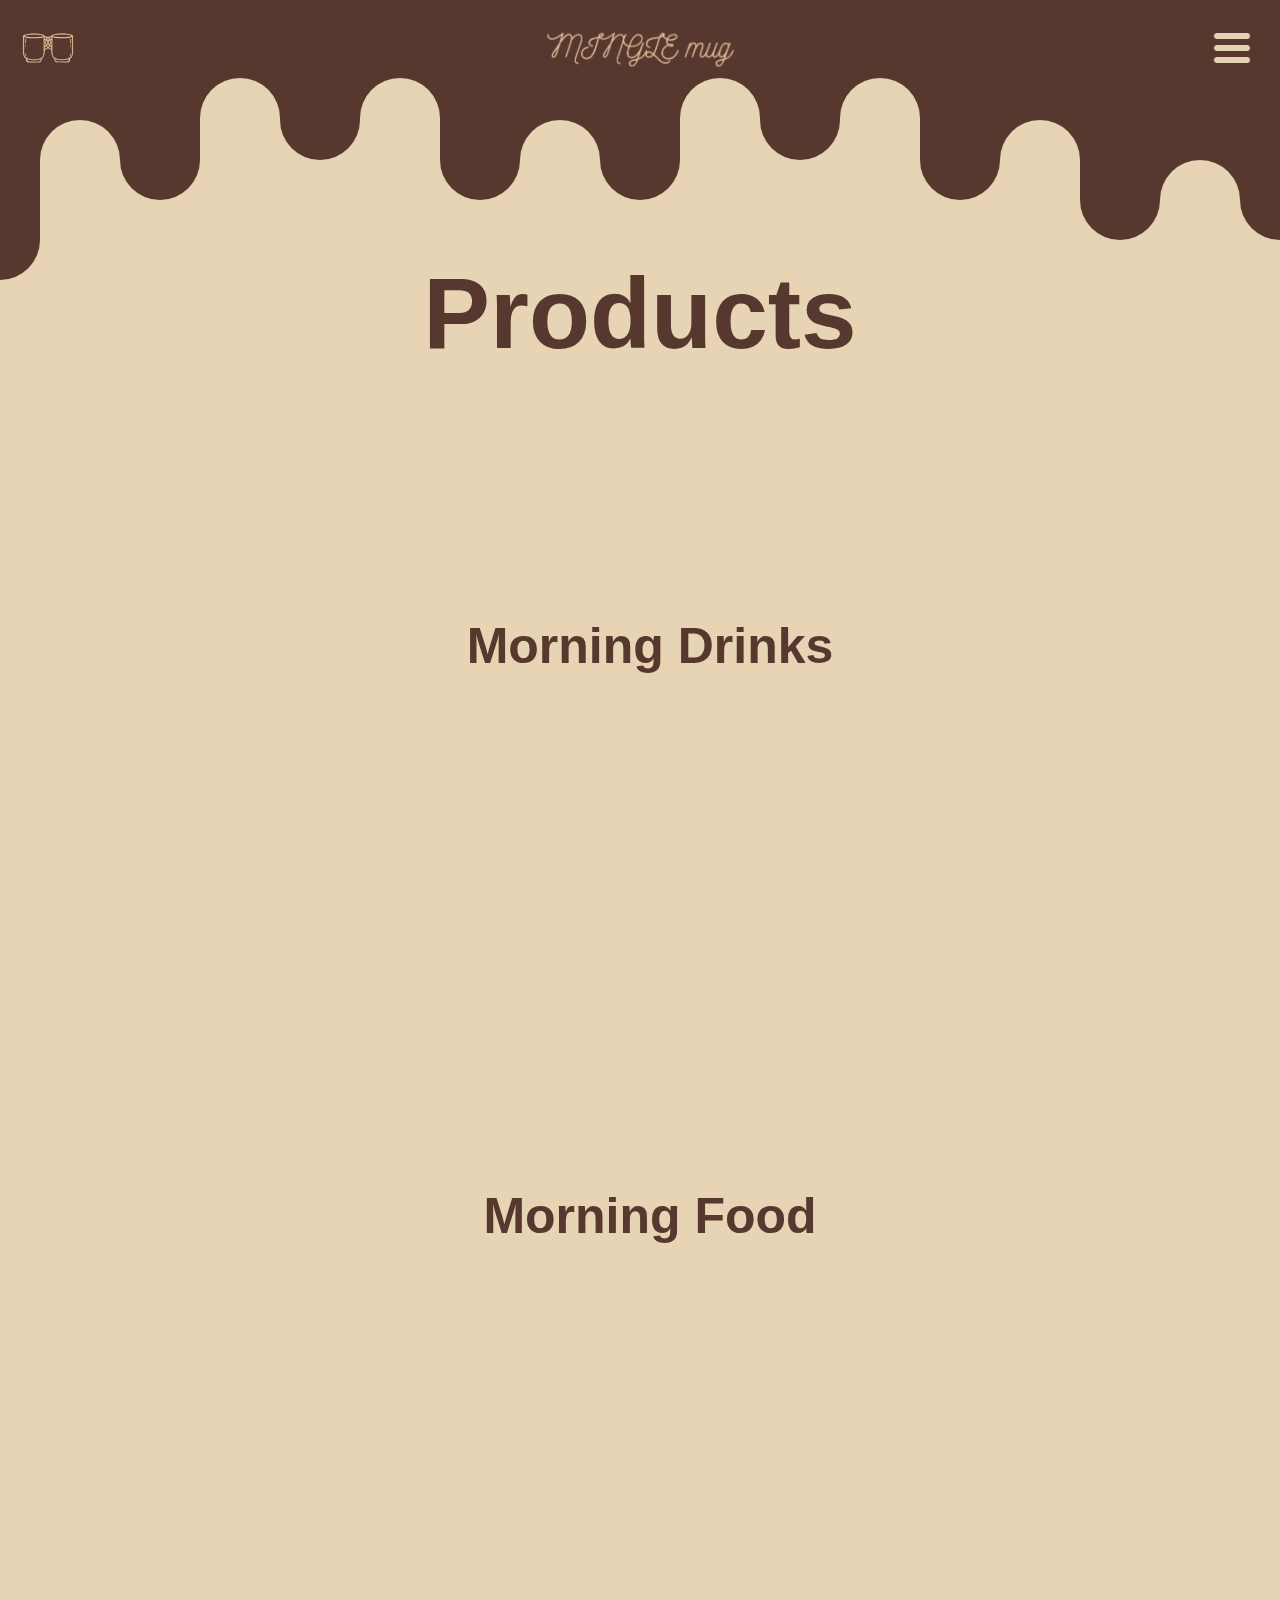
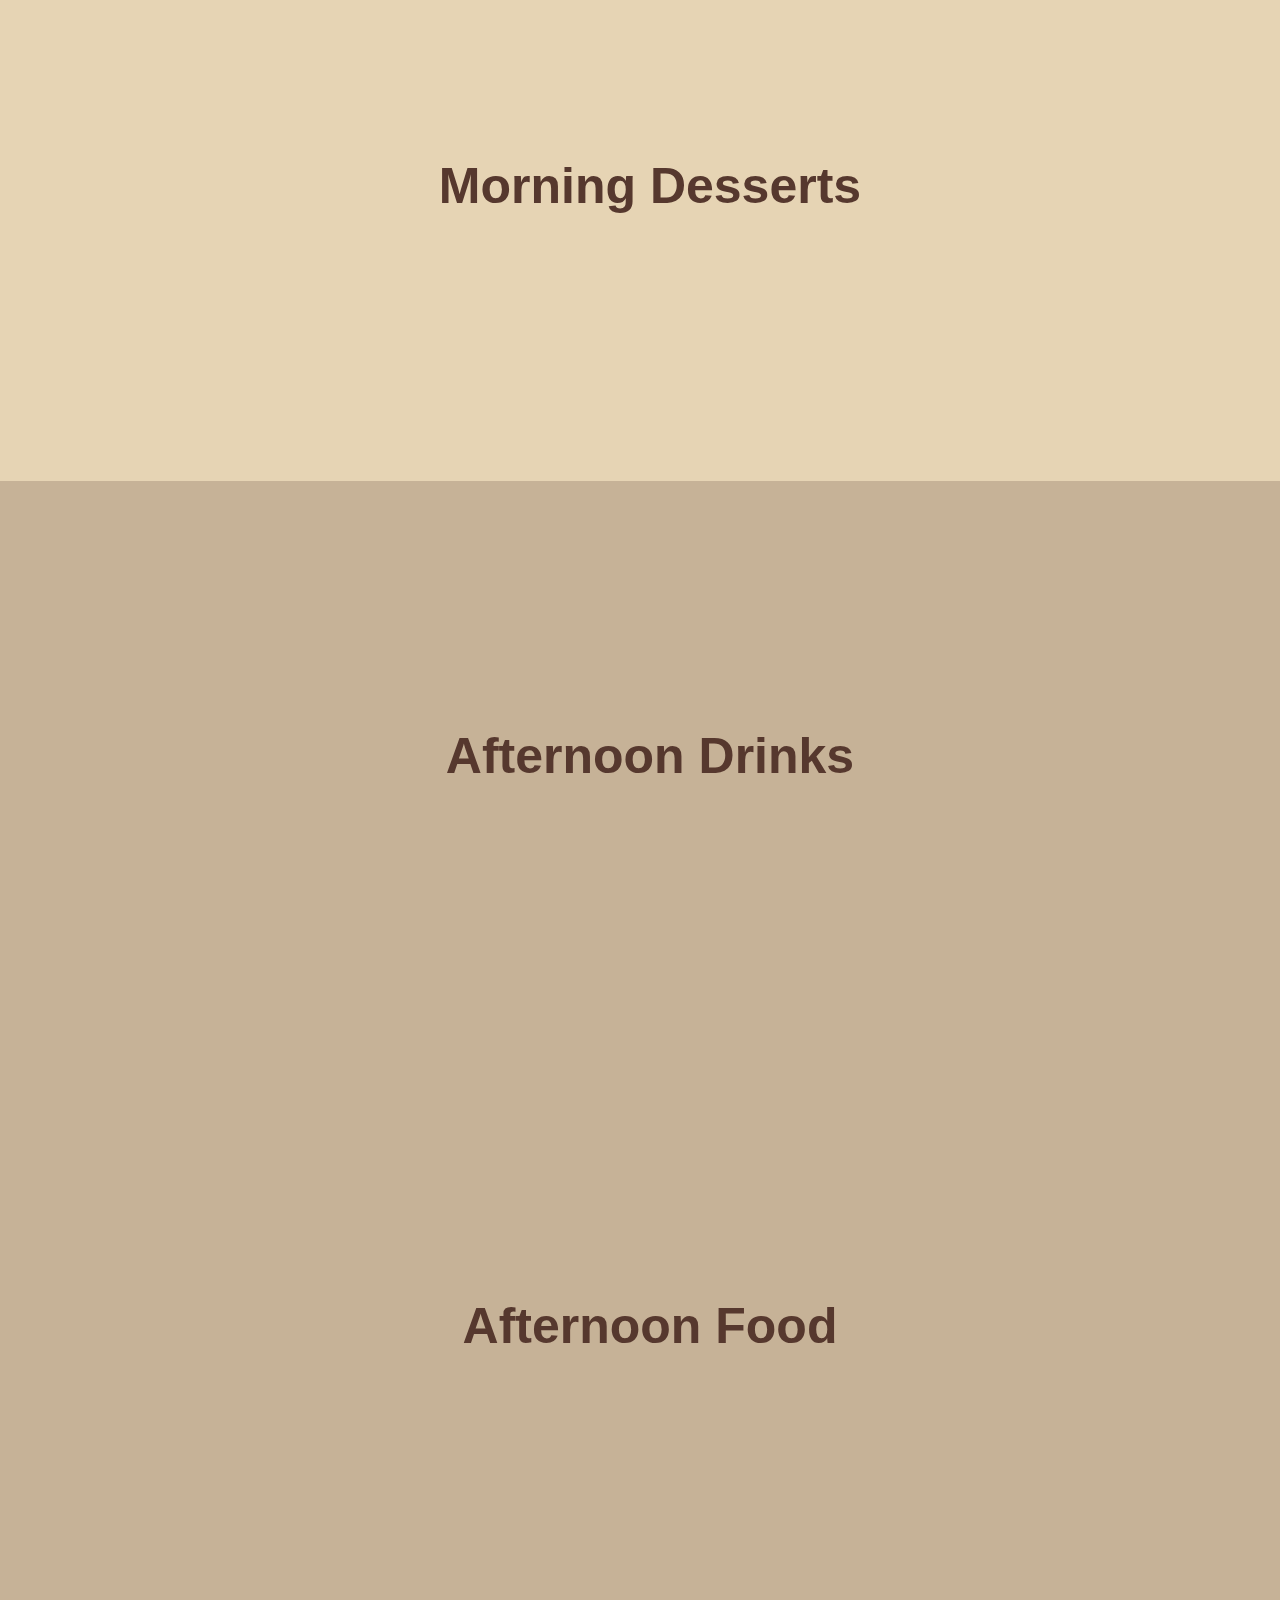
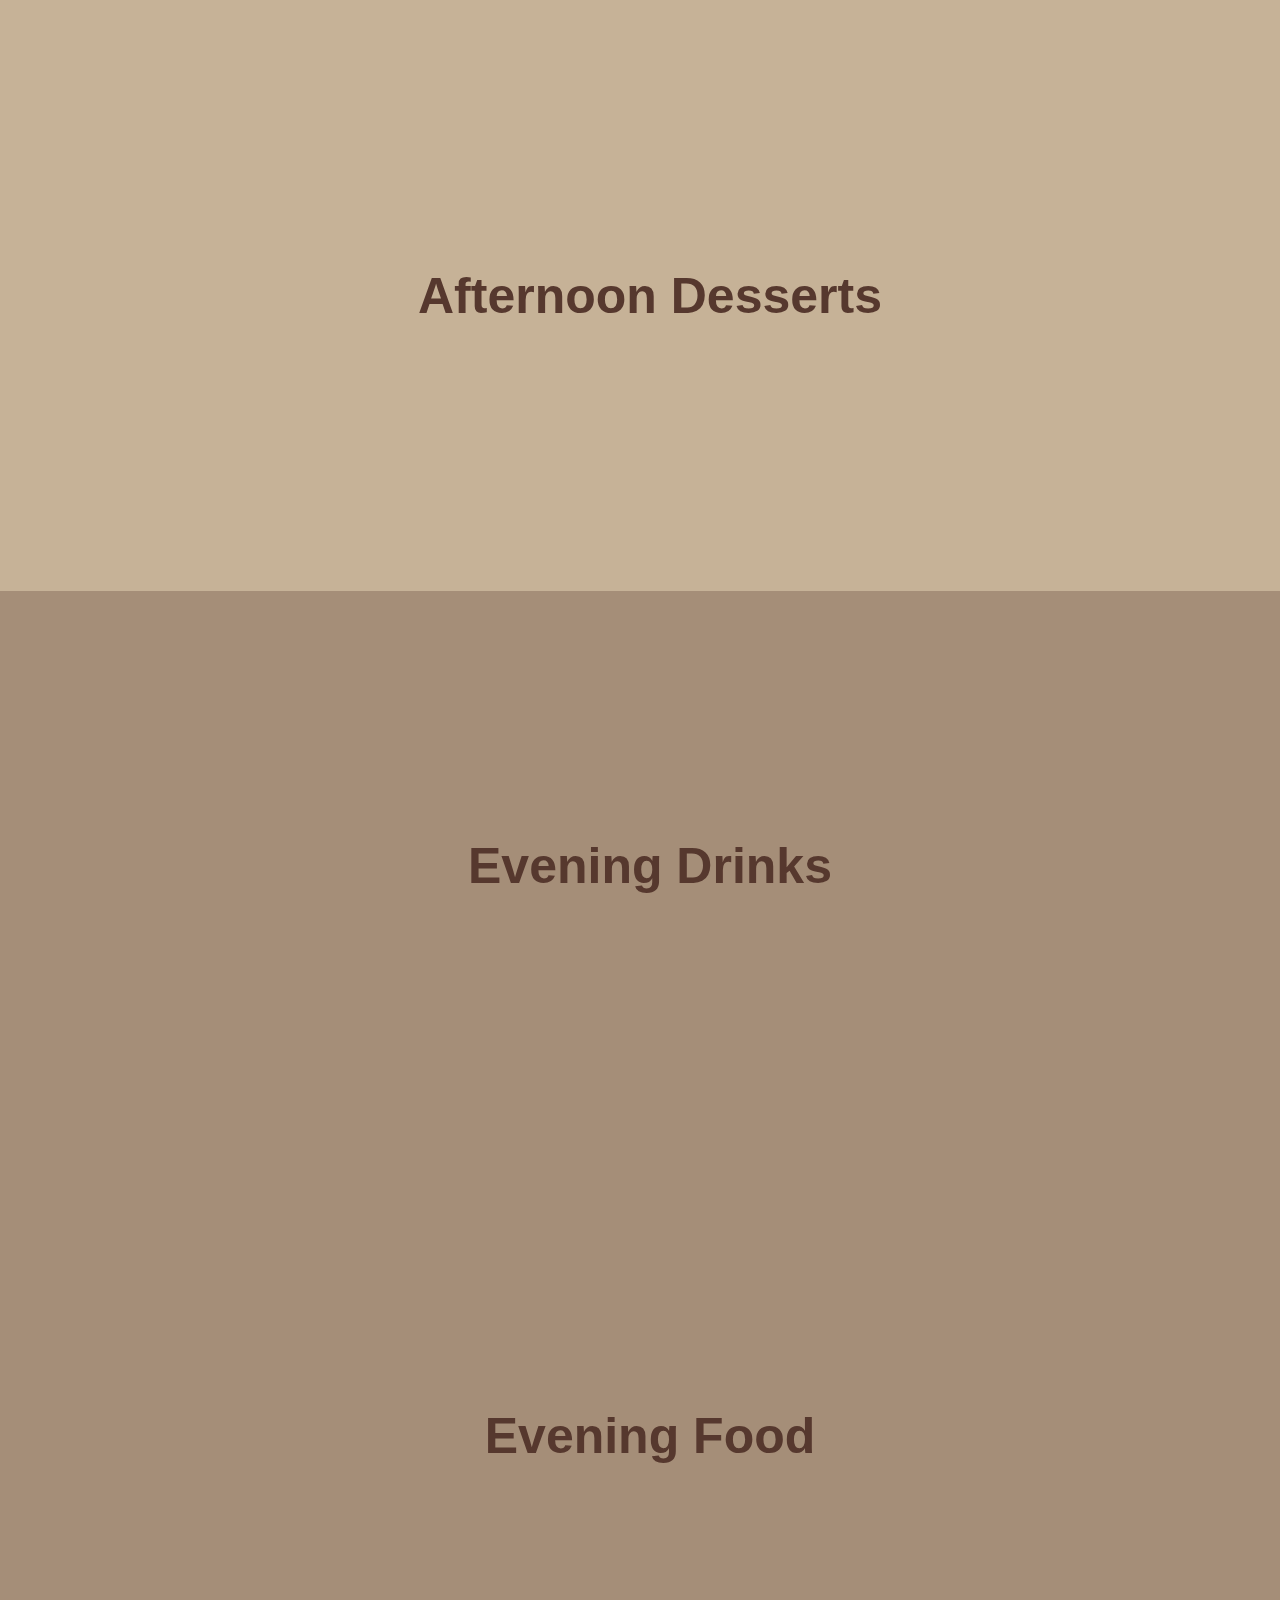
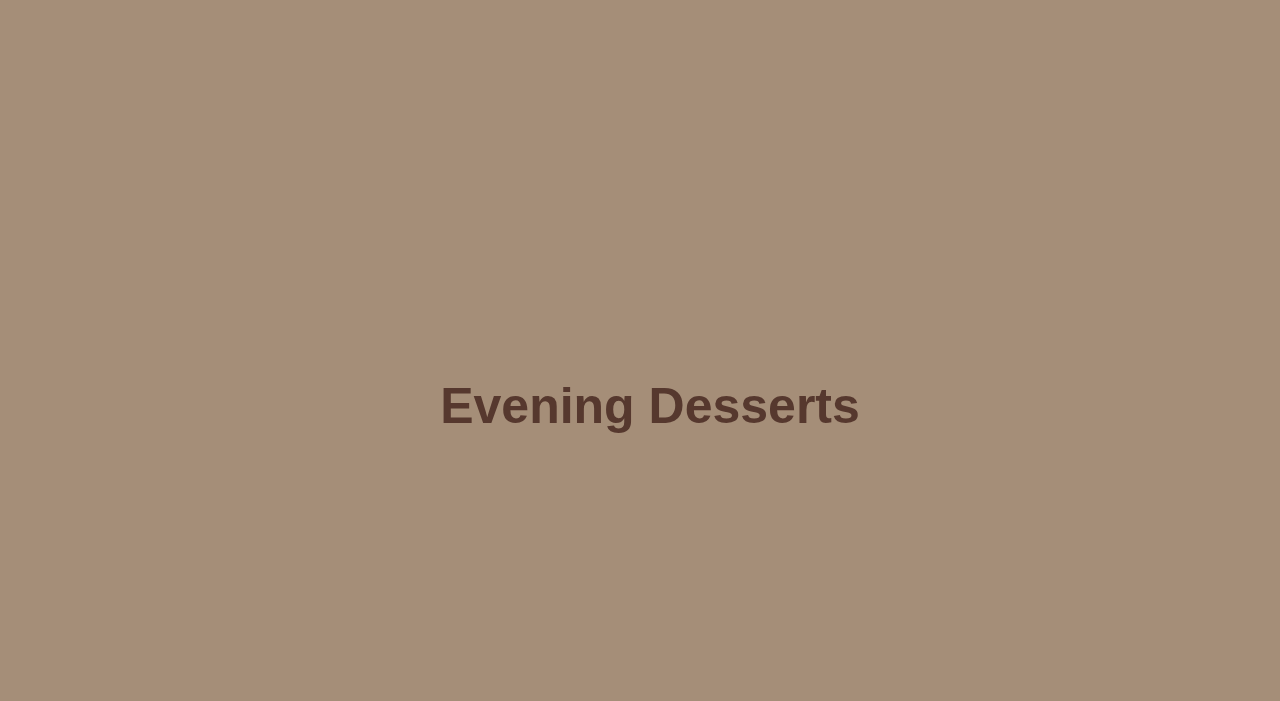
<file: products/productspage.html>
<!DOCTYPE html>
<html>
    <header>
        <link rel="stylesheet" href="productspage.css">
        <link rel="stylesheet" href="../navBar.css">
        <link rel="stylesheet" href="../noscriptPopup.css">
    </header>
    <body>
        <div id="spacer"></div>
        <h1>Products</h1>
        <div class="morning-container">
        </div><div id="morning-drinks" class="morning-section">
            <h2>Morning Drinks</h2>
            <ul class="product-list">

                <!-- TODO: needs to be added via php -->
                <!-- <li> // structure of a product listing
                    <img src="./Products_Images/Drink_Image_1.png" alt="Product A">
                    <p>Product A</p>
                    <p>$0.00</p>
                </li> -->

            </ul>
        </div>

        <div id="morning-food" class="morning-section">
            <h2>Morning Food</h2>
            <ul class="product-list">
            </ul>
        </div>

        <div id="morning-desserts" class="morning-section">
            <h2>Morning Desserts</h2>
            <ul class="product-list">
            </ul>
        </div>
    </div>

    <div class="afternoon-container">
        <div id="afternoon-drinks" class="afternoon-section">
            <h2>Afternoon Drinks</h2>
            <ul class="product-list">
            </ul>
        </div>

        <div id="afternoon-food" class="afternoon-section">
            <h2>Afternoon Food</h2>
            <ul class="product-list">
            </ul>
        </div>

        <div id="afternoon-desserts" class="afternoon-section">
            <h2>Afternoon Desserts</h2>
            <ul class="product-list">
            </ul>
        </div>
    </div>

    <div class="evening-container">
        <div id="evening-drinks" class="evening-section">
            <h2>Evening Drinks</h2>
            <ul class="product-list">
            </ul>
        </div>

        <div id="evening-food" class="evening-section">
            <h2>Evening Food</h2>
            <ul class="product-list">
            </ul>
        </div>

        <div id="evening-desserts" class="evening-section">
            <h2>Evening Desserts</h2>
            <ul class="product-list">
            </ul>
        </div>
    </div>
    
    <div class="headerBackground layer2">
        <div class="convex aa"></div>
        <div class="concave bb"></div>
        <div class="convex cc"></div>
        <div class="concave dd"></div>
        <div class="convex ee"></div>
        <div class="concave ff"></div>
        <div class="convex gg"></div>
        <div class="concave hh"></div>
        <div class="convex ii"></div>
        <div class="concave jj"></div>
        <div class="convex kk"></div>
        <div class="concave ll"></div>
        <div class="convex mm"></div>
        <div class="concave nn"></div>
        <div class="convex oo"></div>
        <div class="concave pp"></div>
        <div class="convex qq"></div>
    </div>
    <div class="headerBackground">
        <div class="convex aa"></div>
        <div class="concave bb"></div>
        <div class="convex cc"></div>
        <div class="concave dd"></div>
        <div class="convex ee"></div>
        <div class="concave ff"></div>
        <div class="convex gg"></div>
        <div class="concave hh"></div>
        <div class="convex ii"></div>
        <div class="concave jj"></div>
        <div class="convex kk"></div>
        <div class="concave ll"></div>
        <div class="convex mm"></div>
        <div class="concave nn"></div>
        <div class="convex oo"></div>
        <div class="concave pp"></div>
        <div class="convex qq"></div>

        <div id="logo"></div>
        
        <div id="name"></div>
        <div id="dropdownMenuWrapper">
            <div id="dropdown" class="headerWrapped">
                <div id="dropdownContent">
                    <a href="../index.html">Home Page</a>
                    <a href="../aboutUs/aboutUs.html">About Us</a>
                    <a href="../coffeeInfo/coffeeInfo.html">Coffee Information</a>
                    <a href="../cart/cart.html">Cart</a>
                    <a href="../adminLogin.html">Admin</a>
                </div>
            </div>
        </div>
    </div>

        <noscript id="noscript">
            <div class="noscriptFilter"></div>
            <div class="noscriptMessage">
                <a href="#noscript">USE WITHOUT</a>
                <p><strong>WARTNING;</strong></p>
                <p>To enhance your experience, we recommend enabling Javascript for this website. We do not collect or store user information other than site traffic statistics gathered by Dreamhost. We also do not sell any user information.</p>
            </div>
        </noscript>
    </body>
</html>
</file>
<file: index.css>
body{
    background-color: rgba(229,211,179);
  

}
.spacer{
    width:100%;
    aspect-ratio: 10/1;
}
.container{
    display: flex;
    align-items: center;
    justify-content: center;
}

.main{
    width:100%;
    height: 1028px;
    background:url("Main-pictures/Background.png");
    background-repeat: no-repeat;
    margin: 0;
}

.AboutUs{
    opacity: 1;
    position:absolute;
    transform: translate(809px,90px);
}


.aboutUs{
    position:absolute;
    transform: translate(809px,90px);
    width:263px;
    height:351px;
    content-visibility: hidden;
}

.aboutUs a{
    position:absolute;
    width: 100%;
    height: 100%;
    display: flex;
    justify-content: center;
    align-items: center;
    text-decoration: none;
    color:white;
    z-index:1;
}

#ABCopy{
    filter:blur(5px);
}

.aboutUs:hover{
    content-visibility: inherit;
}




.Products{
    opacity: 1;
    position:absolute;
    transform: translate(1120px,50px);
}

.products{
    position:absolute;
    transform: translate(1120px,50px);
    width:337px;
    height:420px;
    content-visibility: hidden;
}
.products a{
    position:absolute;
    width: 100%;
    height: 100%;
    display: flex;
    justify-content: center;
    align-items: center;
    text-decoration: none;
    color:white;
    z-index:1;
}

#pCopy{
    filter:blur(5px);
}

.products:hover{
    content-visibility: inherit;
}

.Admin{
    opacity: 1;
    position:absolute;
    transform: translate(1651px,210px);
}

.admin{
    position:absolute;
    transform: translate(1651px,210px);
    width:79px;
    height:240px;
    content-visibility: hidden;
}

.admin a{
    position:absolute;
    width: 100%;
    height: 100%;
    display: flex;
    justify-content: center;
    align-items: center;
    text-decoration: none;
    color:white;
    z-index:1;
}
#adminCopy{
    filter:blur(5px);
}

.admin:hover{
    content-visibility: inherit;
}


.CoffeeInfo{
    opacity: 1;
    position:absolute;
    transform: translate(785px,425px);
}

.coffeeInfo{
    position:absolute;
    transform: translate(785px,425px);
    width:199px;
    height:184px;
    content-visibility: hidden;
}

.coffeeInfo a{
    position:absolute;
    width: 100%;
    height: 100%;
    display: flex;
    justify-content: center;
    align-items: center;
    text-decoration: none;
    color:white;
    z-index:1;
}
#infoCopy{
    filter:blur(5px);
}

.coffeeInfo:hover{
    content-visibility: inherit;
}

.Cart{
    opacity: 1;
    position:absolute;
    transform: translate(510px,710px);
}

.cart{
    position:absolute;
    transform: translate(510px,710px);
    width:917px;
    height:248px;
    content-visibility: hidden;
}

.cart a{
    position:absolute;
    width: 100%;
    height: 100%;
    display: flex;
    justify-content: center;
    align-items: center;
    text-decoration: none;
    color:white;
    z-index:1;
}
#cartCopy{
    filter:blur(5px);
}

.cart:hover{
    content-visibility: inherit;
}
</file>
<file: navBar.css>
#logo {
    position: fixed;
    width: 5%;
    left: 1.25%;
    top: 0;
    aspect-ratio: 1/1.5;
    background-image: url("navBarImages/logo.png");
    background-size: contain;
    background-position: center;
    background-repeat: no-repeat;
}
#logo:hover{
    position: fixed;
    width: 5%;
    left: 1.25%;
    top: 0;
    aspect-ratio: 1/1.5;
    background-image: url("navBarImages/logo2.png");
    background-size: contain;
    background-position: center;
    background-repeat: no-repeat;
}
#name {
    position: fixed;
    width: 15%;
    left: 42.5%;
    top: 0;
    aspect-ratio: 2/1;
    background-image: url("navBarImages/name.png");
    background-size: contain;
    background-position:center;
    background-repeat: no-repeat;
    
}
#name:hover{
    position: fixed;
    width: 15%;
    left: 42.5%;
    top: 0;
    aspect-ratio: 2/1;
    background-image: url("navBarImages/name2.png");
    background-size: contain;
    background-position:center;
    background-repeat: no-repeat;
    
}
#dropdownMenuWrapper {
    position: fixed;
    top: 0;
    width: 5%;
    right: 1.25%;
    aspect-ratio: 1/1.5;
}

#dropdown {
    position: relative;
    display: inline-block;
    width: 100%;
    height: 66.66%;
    margin-top: 25%;
    background-image: url("navBarImages/menu.png");
    background-size: 75%;
    background-repeat: no-repeat;
    background-position: center;
    overflow: visible;
}
#dropdownContent {
    position: relative;
    display: none;
    width: 300%;
    margin-left: -200%;
    margin-top: 85%;
    padding: 0;
}
#dropdownContent a {
    position: relative;
    display: block;
    text-align: center;
    width: 100%;
    margin-left: -10%;
    padding: 6% 5%;
    background-color: #e5d3b3;
    text-decoration: none;
}
#dropdown:hover{
    background-image: url("navBarImages/menu2.png");
}
#dropdown:hover #dropdownContent {
    display: block;
    
}
#dropdownContent a:hover {
    background-color: #ccb896;
   
}


.headerBackground {
    position: fixed;
    top: 0%;
    text-align: initial;
    z-index: 1;
}
.headerBackground div {
    position: fixed;
    width: 6.25%;
}
.headerBackground .convex {background-color: #56382e;}
.concave {overflow: hidden;}
.concave::before {
    padding-bottom: 100%;
    border-radius: 100%;
    box-shadow: 10px -10px 5px 300px #56382e;
    z-index: -1;
    content: '';
    position: absolute;
    width: 100%;
    height: 0%;
}

.aa {
    aspect-ratio: 1/3.5;
    left: -3.125%;
    border-radius: 0 0 50% 50% / 14.29%;
}
.bb {
    aspect-ratio: 1/2;
    left: 3.125%;
}
.bb::before {top: 75%;}
.cc {
    aspect-ratio: 1/2.5;
    left: 9.375%;
    border-radius: 0 0 50% 50% / 20%;
}
.dd {
    aspect-ratio: 1/1.5;
    left: 15.625%;
}
.dd::before {top: 65%;}
.ee {
    aspect-ratio: 1/2;
    left: 21.875%;
    border-radius: 0 0 50% 50% / 25%;
}
.ff {
    aspect-ratio: 1/1.5;
    left: 28.125%;
}
.ff::before {top: 65%;}
.gg {
    aspect-ratio: 1/2.5;
    left: 34.375%;
    border-radius: 0 0 50% 50% / 20%;
}
.hh {
    aspect-ratio: 1/2;
    left: 40.625%;
}
.hh::before {top: 75%;}
.ii {
    aspect-ratio: 1/2.5;
    left: 46.875%;
    border-radius: 0 0 50% 50% / 20%;
}
.jj {
    aspect-ratio: 1/1.5;
    left: 53.125%;
}
.jj::before {top: 65%;}
.kk {
    aspect-ratio: 1/2;
    left: 59.375%;
    border-radius: 0 0 50% 50% / 25%;
}
.ll {
    aspect-ratio: 1/1.5;
    left: 65.625%;
}
.ll::before {top: 65%;}
.mm {
    aspect-ratio: 1/2.5;
    left: 71.875%;
    border-radius: 0 0 50% 50% / 20%;
}
.nn {
    aspect-ratio: 1/2;
    left: 78.125%;
}
.nn::before {top: 75%;}
.oo {
    aspect-ratio: 1/3;
    left: 84.375%;
    border-radius: 0 0 50% 50% / 16.67%;
}
.pp {
    aspect-ratio: 1/2.5;
    left: 90.625%;
}
.pp::before {top: 80%;}
.qq {
    aspect-ratio: 1/3;
    left: 96.875%;
    border-radius: 0 0 50% 50% / 16.67%;
}

.layer2 {
    position: fixed;
    top: 0.125%;
}
.layer2 div {
    position: fixed;
    width: 6.25%;
    margin-left: -1%;
}
.layer2 .convex {
    background-color: #e5d3b3;
    /* TODO: Make scalable shadows */
}
.layer2 .concave::before {
    box-shadow: 10px -10px 5px 300px #e5d3b3;
    /* TODO: Make scalable shadows */
}
</file>
<file: noscriptPopup.css>
noscript div {
    position: fixed;
    font-family: 'Courier New', monospace;
    color: #56382e;
    top: 0%;
}
noscript a {
    display: block;
    margin: 15px;
    margin-bottom: 5px;
    color: darkred;
    float: right;
}
noscript p {margin: 15px;}

.noscriptFilter {
    height: 100%;
    width: 100%;
    backdrop-filter: blur(13px);
    background-color: rgb(39,31,28,0.75);
}
.noscriptMessage {
    margin-top: 25px;
    margin-left: 12.5%;
    width: 75%;
    background-color: #e5d3b3;
    border-radius: 5px;
    border: 2px solid #56382e;
}
#noscript:target {display: none;}
</file>
<file: adminlogin.css>
@charset "UTF-8";

body {
    color: rgb(0, 0, 0);
    background-color: peachpuff;
    background-image: url("Main-pictures/Background2.png");
    background-repeat: no-repeat;
    background-size: cover; 
    background-position: center; 
    font-family: 'Franklin Gothic Medium', 'Arial Narrow', Arial, sans-serif;
    margin: 0; 
    padding: 0; 
    height: 100vh; 
    display: flex;
    /*justify-content: center;*/
    /*align-items: center; */
}
h1{
    font-size: 44Px;
   /* margin-left:70px;*/
    
  }
.username{
    font-size:19px;
    color:black;
    margin-top:-15px;
    margin-right:150px;
   
}
.password{
    font-size:19px;
    margin-top:8px;
    margin-right:150px;
    
}
.align{
    display:flex;
    flex-direction:column;
    align-items:flex-start;
    margin-left:20px;
    
}
button{
    padding:15px 37px;
    margin:-15px;
    margin-top:15px;
    margin-right:30px;
    background-color:azure;
    font-size:24px;
    color:black;
    

}
button:hover{
    background-color:lightgray;
}
</file>
<file: aboutUs/aboutUs.css>
body {margin: 0;
background-color: #E3BC9A;
}

#spacer{
    width:100%;
    aspect-ratio: 5/1;
}
#spacer2{
    width:100%;
    aspect-ratio: 9/1;
}
#outside {
    width: 80%;
    margin-left: 10%;
}
.content {
    width: 80%;
    position: relative;

    margin:auto;


    display: flex;
    flex-direction: column;
    justify-content: space-evenly;
}

.Title{
    height:100px;
    display:flex;
    align-items: center;
    justify-content: center;
    font-size: 50px;
    margin: 0;

    font-family:Nickainley,serif,serif;
}
.paragraph1{
    font-size:30px;
    text-align: justify;
    text-justify: inter-word;
}

.paragraph2{
    font-size:30px;
    text-align: justify;
    text-justify: inter-word;
}

.links{
    position:fixed;
    bottom:0;
    left:0;

    height:25px;
    width:200px;
    background:rgba(255,255,255,0.4);
    backdrop-filter: blur(2px);
    border-radius:10px;

    display:flex;
    align-items: center;
    justify-content: space-between;

    padding:10px;


}

.links a{
    font-size:20px;
    text-decoration:none;
    color:black ;
}
</file>
<file: admin/adminhome.css>
body{
    background-color:peachpuff;
}
.Completed{
    width:200px;
    height:40px;
    margin:6px;
    font-size:16px;
}
button:hover{
    background-color:lightgrey;
}

.Fulfilled{
    width:200px;
    height:40px;
    margin:6px;
    font-size:16px;
}

.Product{
    width:200px;
    height:40px;
    margin:6px;
    font-size:16px;
}
.Logout{
    width:200px;
    height:40px;
    margin:6px;
    font-size:16px;
   
}

.Kill{
    width:200px;
    height:40px;
    margin:6px;
    font-size:16px;
    
}
.Return{
    width:200px;
    height:40px;
    margin:6px;
    font-size:16px;
       
}
.group{
    display:flex;
    justify-content:center;
    align-items:center;
    flex-direction:column;
    height:100vh;    
    
}
button{
    width:200px;
    height:40px;
    margin:10px;
    font-size:16px;
    border-radius:1px;
    border-color:black;
}
</file>
<file: admin/killSwitch.css>
body {
    margin:0;
    background-color: #171624;
    animation: fadeInAnimation ease 5s;
    animation-iteration-count: 1;
    animation-fill-mode: forwards;
}

@keyframes fadeInAnimation {
    0% {
        opacity: 0;
    }

    100% {
        opacity: 1;
    }
}

div {
    background-image: url("https://easy-peasy.ai/cdn-cgi/image/quality=80,format=auto,width=700/https://fdczvxmwwjwpwbeeqcth.supabase.co/storage/v1/object/public/images/e07889d0-9b3c-4d6c-9229-736098c511dd/80e167e4-f9db-4f81-b0b3-991a6cd7eee5.png");
    width: 100%;
    height: 100%;
    background-size: cover;
    background-position: center;
    position: absolute;
}
button {
    display: block;
    position: absolute;
    top: 50%;
    left: 50%;
    margin-right: -50%;
    transform: translate(-50%, -50%);
    font-family: 'Courier New', Courier, monospace;
}
p {
    margin-top: 20%;
    font-weight: bold;
    display: none;
    font-family: 'Courier New', Courier, monospace;
    backdrop-filter: invert(100%);
    padding: 20px;
}

#killSwitch {
    padding: 15px 20px;
    width: 200px;
    border-radius: 25px;
    border: 3px solid #df5d2f;
    background-color: #e68543;
    font-weight: bold;
}
#killSwitch:hover {background-color: #df5d2f;}

#glassCovering {
    width: 230px;
    height: 70px;
    border-radius: 35px;
    background-color: rgba(255, 255, 255, 0.5);
    border: none;
}
</file>
<file: admin/productManagement.css>
body{
    background-color:lightgrey;
    background-image: url("/Main-pictures/Background2.png");
    background-repeat: no-repeat;
    background-size: cover; 
    background-position: center; 
    font-family: 'Franklin Gothic Medium', 'Arial Narrow', Arial, sans-serif;
    margin: 0; /* Removes default margin */
    padding: 0; /* Removes default padding */
    min-height: 100vh; /* Ensures the body is at least the viewport height */
    display: flex; /* Uses flexbox for vertical alignment */
    flex-direction: column; /* Stacks content vertically */
    justify-content: space-between; /* Ensures content fills available space */
    box-sizing: border-box; /* Includes padding and border in the dimensions */
   

}
.addProductForm{
    margin-left: 60%;
    background-color:lightblue;
}
.deleteProductForm{
    margin-left: 60%;
    background-color:lightblue;

}
.editProductForm{
    margin-left: 60%;
    background-color:lightblue;

}
h1{
    font-size:40px;
    
}
h2{
    margin-left:72px;
    font-size:28px;
}
.title{
    font-size:30px;
    font-style:italic;
    font:bold;
}
.price{
    font-size:20px;
    margin-left:300px;
    margin-top:-48px;
    font-style:oblique;
}
.quantity{
    font-size:20px;
    margin-left:500px;
    margin-top:-40px;
    font-style:oblique;
}
.discription{
    margin-left:300px;
    font-style:oblique;

}
.category{
    margin-left:300px;
    margin-top:-50px;
    
}
.container{
    display:flex;
    height:100vn;
}
.leftpanel{
    width:90px;
    height:350px;
    overflow-y:scroll;
    overflow-x:hidden;
    background-color:gray;
    padding: 100px;
}
.rightpanel{
    width:1000px;
    height:540px;
    background-color:peachpuff;
}

.productbuttons{
   
    
    display:flex;
    flex-direction:row;
    align-items:flex-end;
    margin-left:700px;
    
   
}
.placeholder{
    margin-top:-115px;
    margin-left:20px;
    width:260px;
    height:260px;

}
button:hover{
    background-color:aliceblue;
    color:black;
} 
.back{
    width:180px;
    height:60px;
    color:black;
    background-color:burlywood;
    font-style:Bold;
    margin-left:-680px;
    border-radius:1px;
    border-color:black;
    
    

}
.edit{
    width:180px;
    height:60px;
    margin:8px;
    color:whitesmoke;
    background-color:blue;
    font-style:Bold;
    border-radius:90%;


}

.add{
    width:180px;
    height:60px;
    margin:8px;
    color:whitesmoke;
    background-color:blue;
    font-style:Bold;
    border-radius:90%;
    

}
.delete{
    width:180px;
    height:60px;
    margin:8px; 
    color:whitesmoke;
    background-color:blue;
    font-style:Bold;
    border-radius:90%;
    
}
.productlist{
    display:flex;
    flex-direction:column;
    align-items:flex-end;
    margin-top: -100px;
    margin-left:168px;
}
.productone{
    width:265px;
    height:52px;
    margin:1px;
    font-size:16px;
    background-color:burlywood;
}
.producttwo{
    width:265px;
    height:52px;
    margin:1px;
    font-size:16px;
    background-color:burlywood;
}
.productthree{
    width:265px;
    height:52px;
    margin:1px;
    font-size:16px;
    background-color:burlywood;
}
.productfour{
    width:265px;
    height:52px;
    margin:1px;
    font-size:16px;
    background-color:burlywood;
}
.productfive{
    width:265px;
    height:52px;
    margin:1px;
    font-size:16px;
    background-color:burlywood;
}
.productsix{
    width:265px;
    height:52px;
    margin:1px;
    font-size:16px;
    background-color:burlywood;
}
.productseven{
    width:265px;
    height:52px;
    margin:1px;
    font-size:16px;
    background-color:burlywood;
}
.producteight{
    width:265px;
    height:52px;
    margin:1px;
    font-size:16px;
    background-color:burlywood;
}
.productnine{
    width:265px;
    height:52px;
    margin:1px;
    font-size:16px;
    background-color:burlywood;
}
.productten{
    width:265px;
    height:52px;
    margin:1px;
    font-size:16px;
    background-color:burlywood;
}
.producteleven{
    width:265px;
    height:52px;
    margin:1px;
    font-size:16px;
    background-color:burlywood;
}
.producttwelve{
    width:265px;
    height:52px;
    margin:1px;
    font-size:16px;
    background-color:burlywood;
}
.productthirteen{
    width:265px;
    height:52px;
    margin:1px;
    font-size:16px;
    background-color:burlywood;
}
.productfourteen{
    width:265px;
    height:52px;
    margin:1px;
    font-size:16px;
    background-color:burlywood;
}
.productfifiteen{
    width:265px;
    height:52px;
    margin:1px;
    font-size:16px;
    background-color:burlywood;
}
.productsixteen{
    width:265px;
    height:52px;
    margin:1px;
    font-size:16px;
    background-color:burlywood;
}
.productseventeen{
    width:265px;
    height:52px;
    margin:1px;
    font-size:16px;
    background-color:burlywood;
}
.producteighteen{
    width:265px;
    height:52px;
    margin:1px;
    font-size:16px;
    background-color:burlywood;
}
.productninthteen{
    width:265px;
    height:52px;
    margin:1px;
    font-size:16px;
    background-color:burlywood;
}
.producttwenty{
    width:265px;
    height:52px;
    margin:1px;
    font-size:16px;
    background-color:burlywood;
}
.lorem{
    margin-left:300px;
    
    
    
}
</file>
<file: cart/cart.css>
body {
    margin: 0;
    text-align: center;
}
p {
    color: white;
}

#cartWrapperGrid {
    width: 80%;
    margin-left: 8%;
    display: grid;
    grid-template-columns: auto;
    color: white;
    font-weight: bold;
    max-width: 1000px;
}
.cartSubGrid {
    width: 100%;
    display: grid;
    margin-bottom: 15px;
    grid-template-columns: minmax(0, 1fr) minmax(0, 2fr) minmax(0, 2fr) minmax(0, 1fr);
    align-items: center;
    padding: 3%;
    border-radius: 15px;
    backdrop-filter: blur(5px);
    background-color: rgba(0,0,0,0.4);
}

.productImage {
    width: 35%;
    background-color: blue;
    aspect-ratio: 1/1;
}
.quantity {
    width: 52%;
    background-color: rgba(0,0,0,0.4);
    aspect-ratio: 3/1;
    border-radius: 15px;
    overflow: hidden;
    border: 2px solid white;
    white-space: nowrap;
}
.quantity div {
    width: 33.33%;
    aspect-ratio: 1/1;
    border-left: 1px solid white;
    border-right: 1px solid white;
    float: left;
    text-align: center;
}
.quantity div:hover {
    background-color: rgba(255, 255, 255, 0.1);
}
.quantity div h2 {
    display: inline;
    margin: auto;
}
.increment {
    margin-left: -2px;

}
.decrement {margin-right: -3px;}

.checkout {
    display: block;
    margin: auto;
    border: none;
    text-decoration: none;
    font-size: 16px;
    padding: 15px 32px;
    border-radius: 15px;
    margin-top: 15px;
    margin-bottom: 20px;
    background-color: #e5d3b3;
    color: #56382e;
    font-size: x-large;
}
button:hover{
    display: block;
    margin: auto;
    border: none;
    text-decoration: underline;
    font-size: 16px;
    padding: 15px 32px;
    border-radius: 15px;
    margin-top: 15px;
    margin-bottom: 20px;
    background-color: #c0841c;
    color: #141313;
    font-size: x-large; 
    
}

#spacer {
    width: 100%;
    aspect-ratio: 5/1;
}

@media only screen and (min-width: 1200px) {
    #cartWrapperGrid {margin-left: calc((100% - 1060px)/2);}
}
</file>
<file: background.css>
#background {
    position: fixed;
    width: 100%;
    height: 100%;
    background-position: center;
    background-size: cover;
    z-index: -2;
}
#backgroundFilter {
    position: fixed;
    width: 100%;
    height: 100%;
    z-index: -1;
}
</file>
<file: coffeeInfo/coffeeInfo.css>
body {
    background: linear-gradient(15deg,#DBAD9C,#F0DBC5);


}
.spacer{
    width:100%;
    aspect-ratio: 5/1;
}
.container{
    height: fit-content;
    max-width: 1024px;
    margin-left: 15%;

    display: flex;
    flex-direction: column;
    align-items: center;
}

.title{
    font-family:Nickainley, Serif, serif;
    font-size:40px;

}

.space{
    height:100px;
    width:1024px;
}


.coffeeimage{
    display:flex;
    height:353px;
    width: 1024px;
    justify-content: space-between;
}



.coffee-pic{
    width:304px;
    height:353px;
}

.info{
    position:absolute;
    width:1024px;
    height:304px;
    display: flex;
    justify-content: space-between;
}


.coffee{
    width:304px;
    height:353px;
    /*background:rgba(0,0,0,0.4);*/
    /*backdrop-filter: blur(10px);*/
    display: flex;
    justify-content: center;
    align-items: center;
    text-align: justify;
    text-justify: inter-word;
    margin-inside: 20px;
    content-visibility: hidden;
    transition: 0.7s;
}


.info p{
    color: black;
    font-size:0;
    padding:10px;
    transition:0.3s;
}

.coffee:hover{
    background:rgba(219,173,156,0.4);
    backdrop-filter: blur(10px);
    content-visibility: inherit;
}
.coffee:hover p{
    font-size:16px;
}
</file>
<file: products/products.css>
body {margin: 0;}

h1 {
    text-align: center;
    font-family: Nickainley;
    font-size: 100px;
    color: #56382e;
    box-shadow:#000000;
    margin-bottom: 5px;
}

h2 {
    text-align: center;
    font-family: Nickainley;
    font-size: 50px;
    color: #56382e;
    box-shadow:#000000;
    margin-bottom: 5px;
}

#spacer {
    width: 100%;
    aspect-ratio: 8/1;
    background-color: #e6d4b4;
}

.morning {
    width: 100%;
    background-color: #e6d4b4;
    height: fit-content;
    padding-top: 25px;
    padding-bottom: 25px;
}

.morningGrid {
    margin-top: 0;
    display: grid;
    grid-template-columns: minmax(0, 1fr) minmax(0, 1fr) minmax(0, 1fr);
    margin-bottom: 50px;
}
.morningImgs {
    width: 60%;
    aspect-ratio: 1/1;
    margin-left: 20%;
    background-color: #bad1eb;
    background-size: contain;
    background-repeat: no-repeat;
    background-position: center;
}

.afternoon {
    width: 100%;
    background-color: #c6b297;
    height: fit-content;
    padding-top: 25px;
    padding-bottom: 25px;
}

.afternoonGrid {
    margin-top: 0;
    display: grid;
    grid-template-columns: minmax(0, 1fr) minmax(0, 1fr) minmax(0, 1fr);
    margin-bottom: 50px;
}
.afternoonImgs {
    width: 60%;
    aspect-ratio: 1/1;
    margin-left: 20%;
    background-color: #bad1eb;
    background-size: contain;
    background-repeat: no-repeat;
    background-position: center;
}

.evening {
    width: 100%;
    background-color: #a58e78;
    height: fit-content;
    padding-top: 25px;
    padding-bottom: 25px;
}

.eveningGrid {
    margin-top: 0;
    display: grid;
    grid-template-columns: minmax(0, 1fr) minmax(0, 1fr) minmax(0, 1fr);
    margin-bottom: 50px;
}
.eveningImgs {
    width: 60%;
    aspect-ratio: 1/1;
    margin-left: 20%;
    background-color: #bad1eb;
    background-size: contain;
    background-repeat: no-repeat;
    background-position: center;
}

.carousel {
    position: relative;
    width: 60%;
    aspect-ratio: 1/1;
    margin-left: 20%;
    overflow: hidden;
    background-color: #bad1eb;
}

.carouselImgs {
    position: absolute;
    top: 0;
    left: 100%;
    width: 100%;
    height: 100%;
    background-size: contain;
    background-repeat: no-repeat;
    background-position: center;
    transition: opacity 0.5s ease-in-out;
    opacity: 0;
}
.carouselImgs button {
    position: absolute;
    bottom: 5px;
    width: 60%;
    left: 20%;
    border: none;
    background-color: #56382e;
    color: #e6d4b4;
    font-weight: bold;
    border-radius: 5px;
    padding: 5px 0;
}
.carouselImgs button:hover {background-color: #c0841c;}

.carouselImgs.active {
    left: 0;
    opacity: 1;
}

.carouselImgs.previous {
    left: -100%;
}
</file>
<file: products/productspage.css>
* {
    margin: 0;
    padding: 0;
    box-sizing: border-box;
}

body {
    font-family: Nickainley, sans-serif;
    text-align: center;
    background-color: #e6d4b4;
}

h1 {
    text-align: center;
    font-size: 100px;
    color: #56382e;
    margin-bottom: 0px;
}

h2 {
    font-size: 50px;
    color: #56382e;
    margin-left: 20px;
    line-height: 1;
    margin-bottom: 20px;
}

.morning-container {
    padding: 0px;
}

.afternoon-container {
    padding: 0px;
}

.morning-container {
    padding: 0px;
}

.morning-section {
    background-color: #e6d4b4;
    padding: 50px;
    padding-top: 250px;
    padding-bottom: 250px;
    border: none;
}

li:hover{
    width: 200px;
    height: 100px;
    background-color: #176ea8;
    color: white;
    display: flex;
    align-items: center;
    justify-content: center;
    border-radius: 10px;
    transition: transform 0.3s ease, box-shadow 0.3s ease;
    transform-style: preserve-3d; 
    box-shadow: 0px 4px 6px rgba(0, 0, 0, 0.3);
}
.afternoon-section {
    background-color: #c6b297;
    padding: 50px;
    padding-top: 250px;
    padding-bottom: 250px;
    border: none;
}

.evening-section {
    background-color: #a58e78;
    padding: 50px;
    padding-top: 250px;
    padding-bottom: 250px;
    border: none;
}

ul {
    list-style-type: none;
    padding: 0;
    margin: 0;
}

li {
    font-size: 30px;
    color: #56382e;
    margin: 0;
}

.product-list {
    display: flex;
    flex-wrap: wrap;
    justify-content: center;
    gap: 33.33px;
    padding: 0;
    margin: 0;
}

.product-list li {
    text-align: center;
    width: calc(25% - 20px);
}

.product-list img {
    width: 100%;
    height: auto;
    object-fit: contain;
    max-width: 300px;
    max-height: 300px;
    display: block;
    margin: 0 auto;
    background-color: #bad1eb;
    aspect-ratio: 1;
}

.product-list p {
    margin-top: 10px;
    font-size: 20px;
}

#spacer {
    width: 100%;
    aspect-ratio: 5/1;
}
</file>
